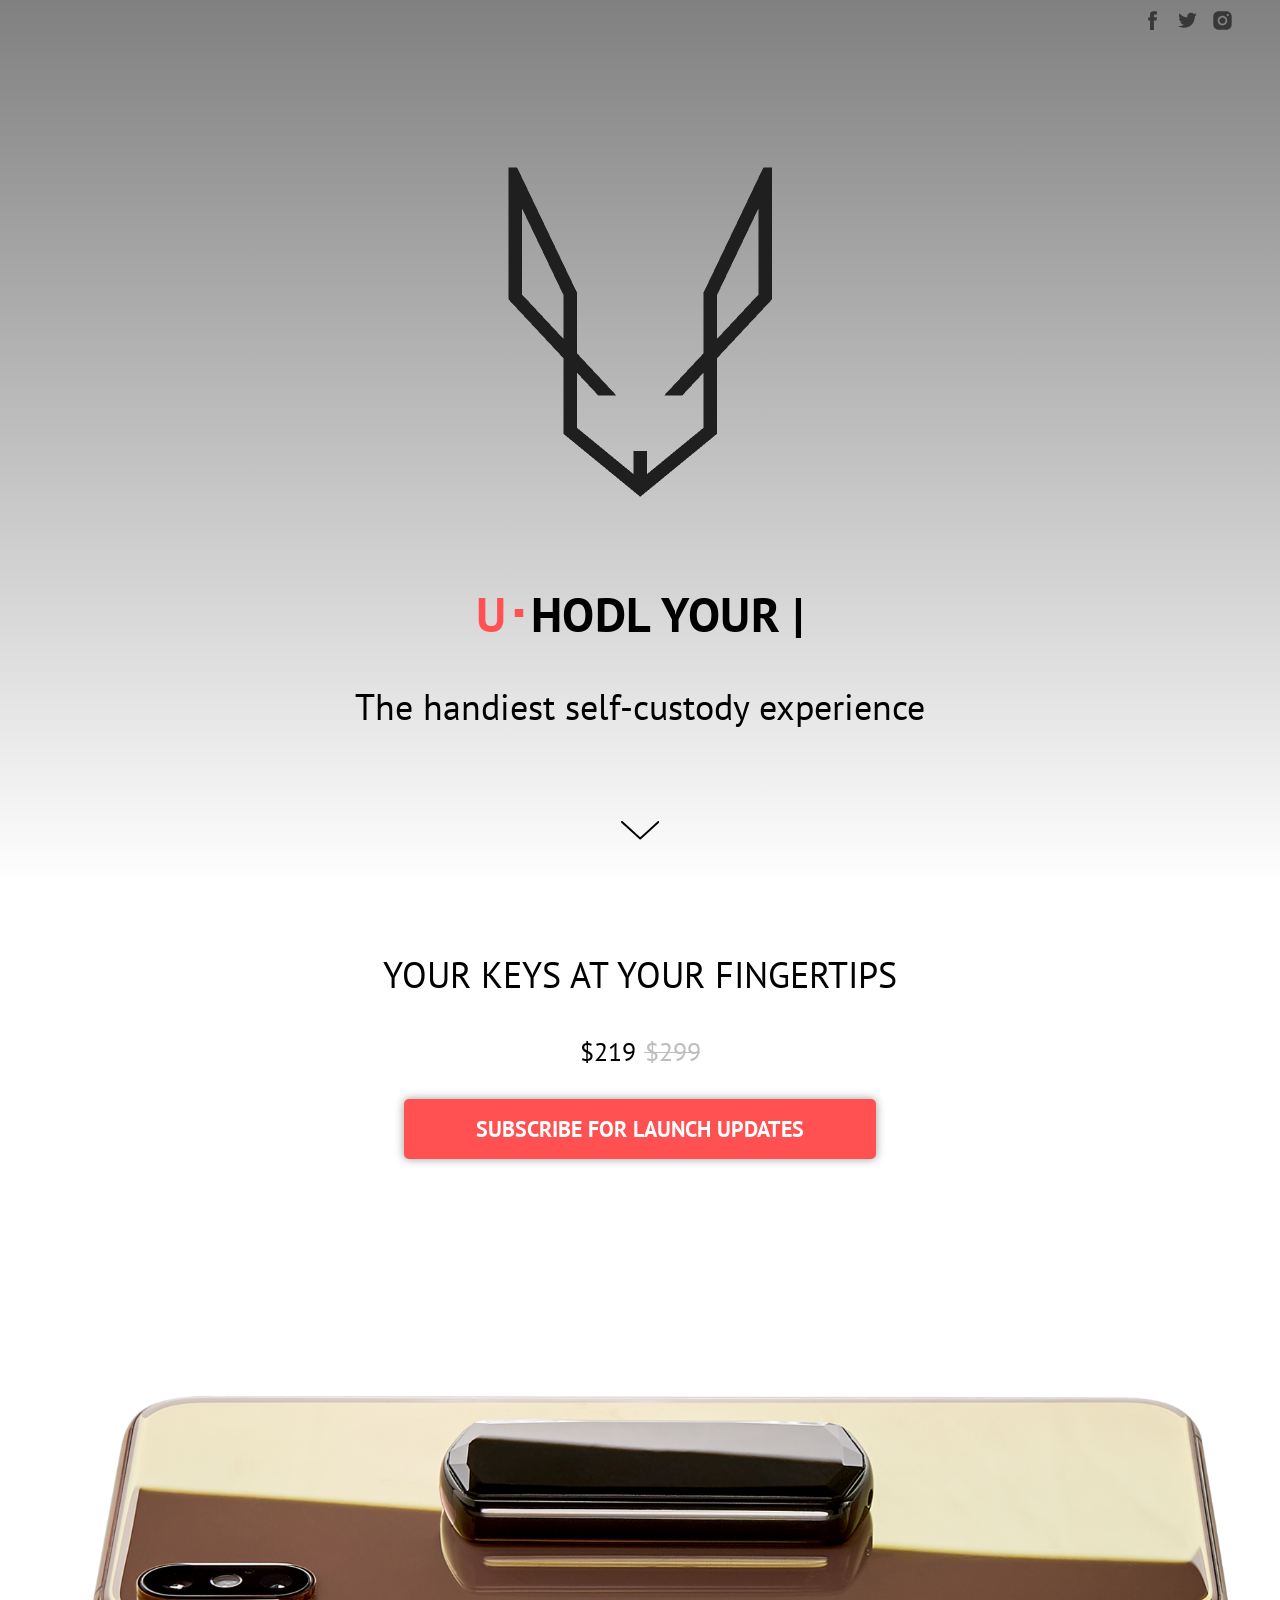
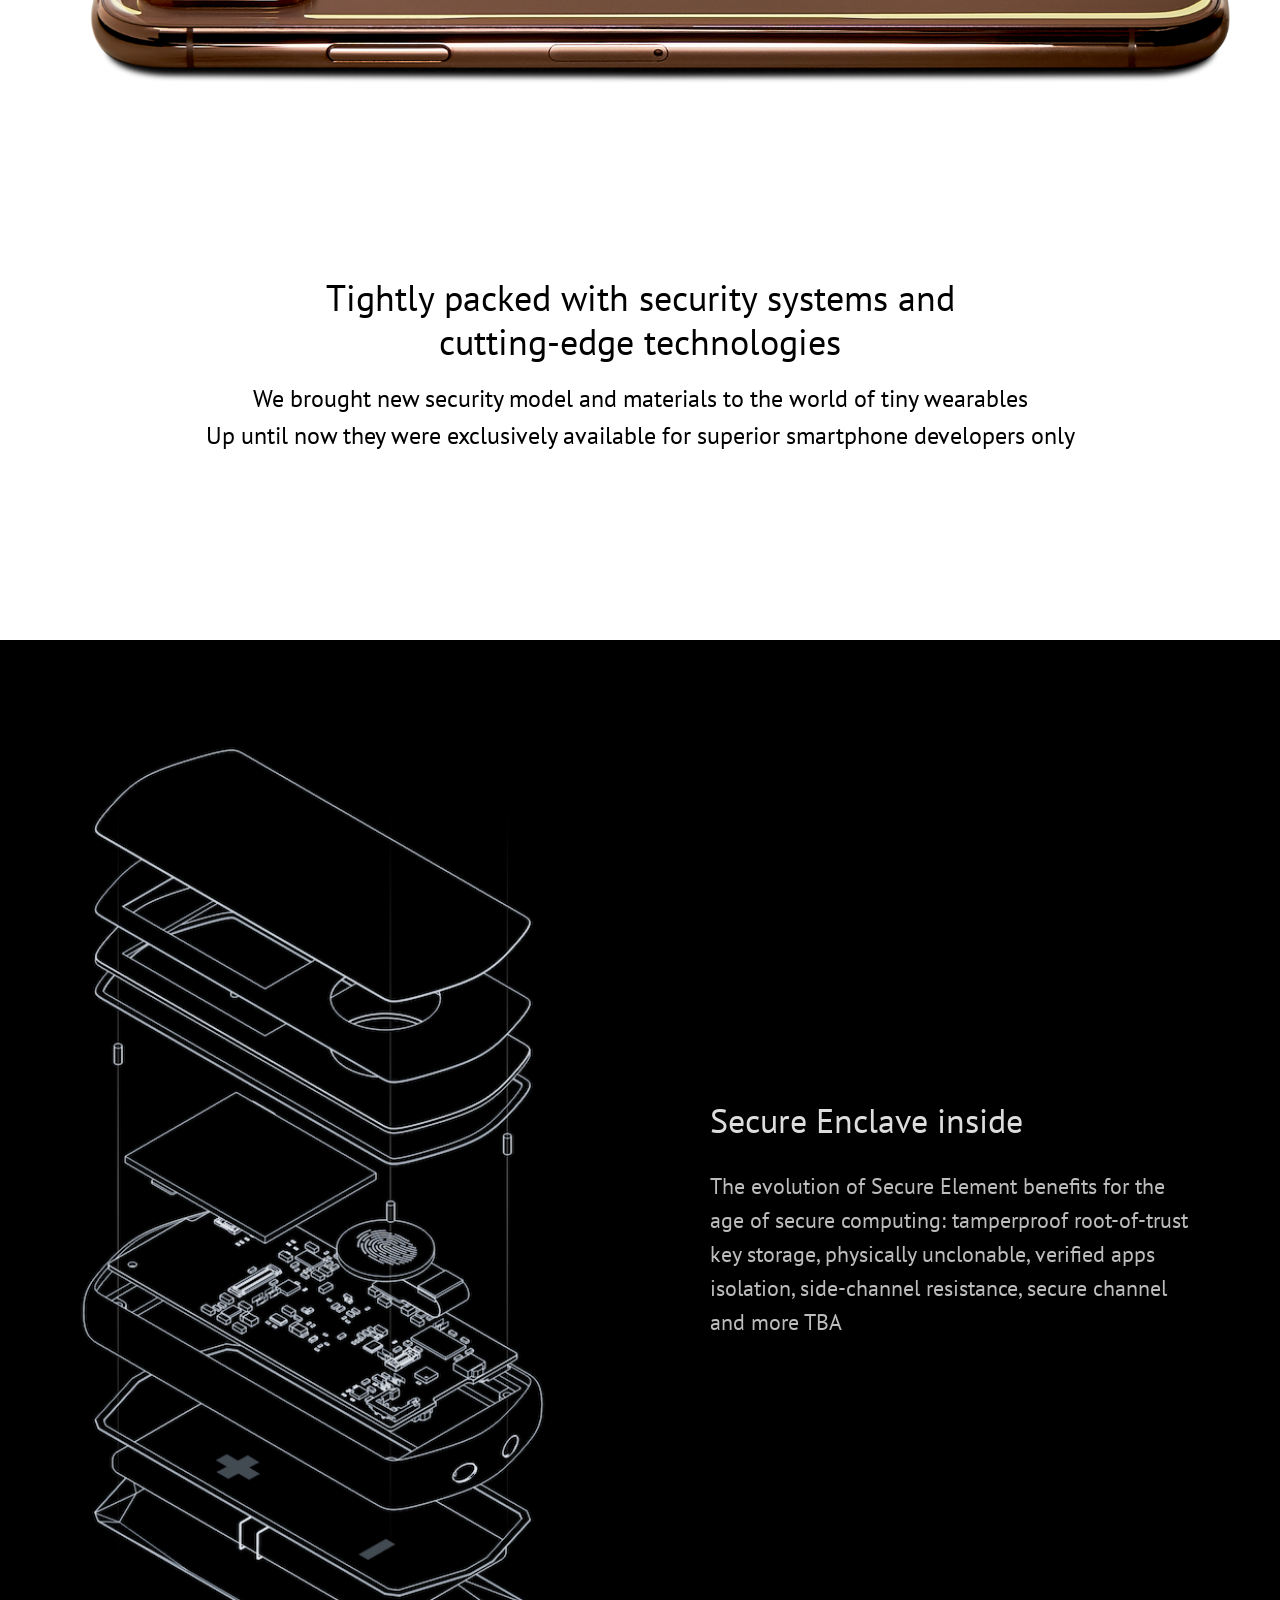
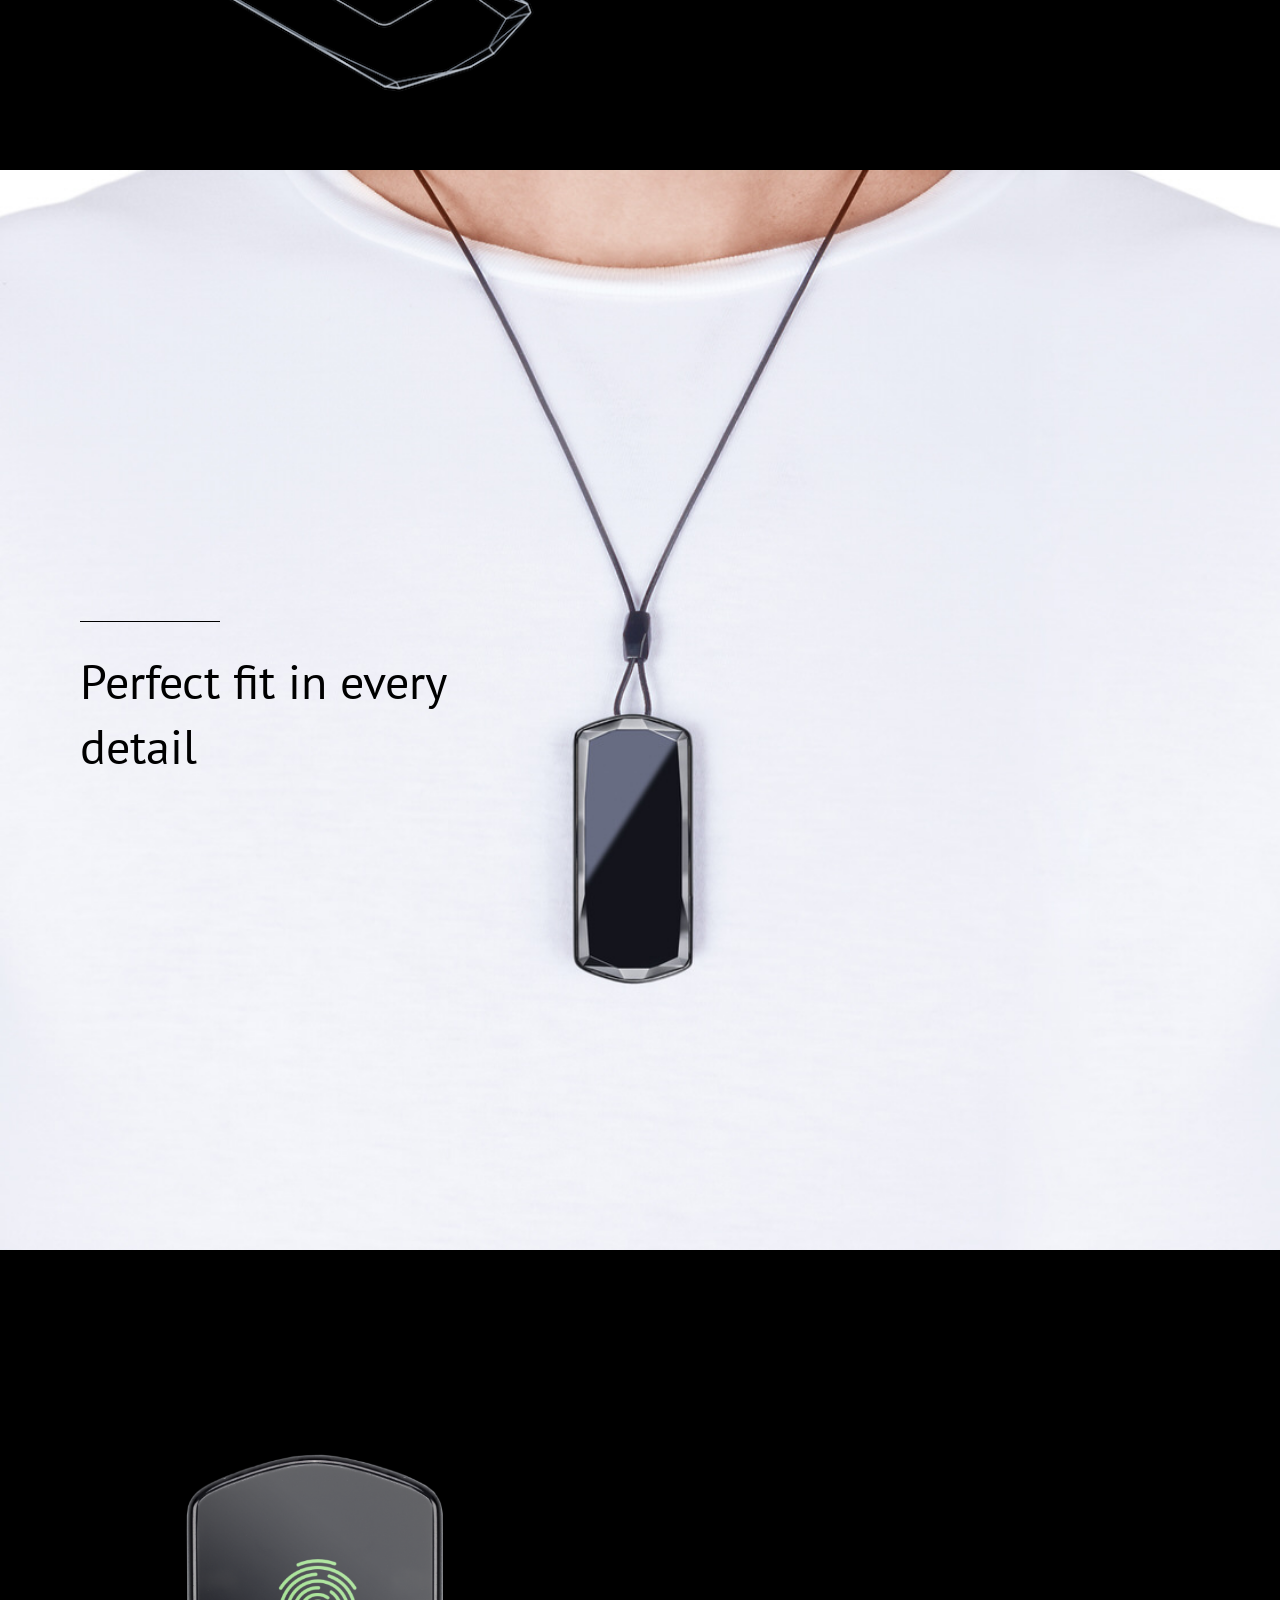
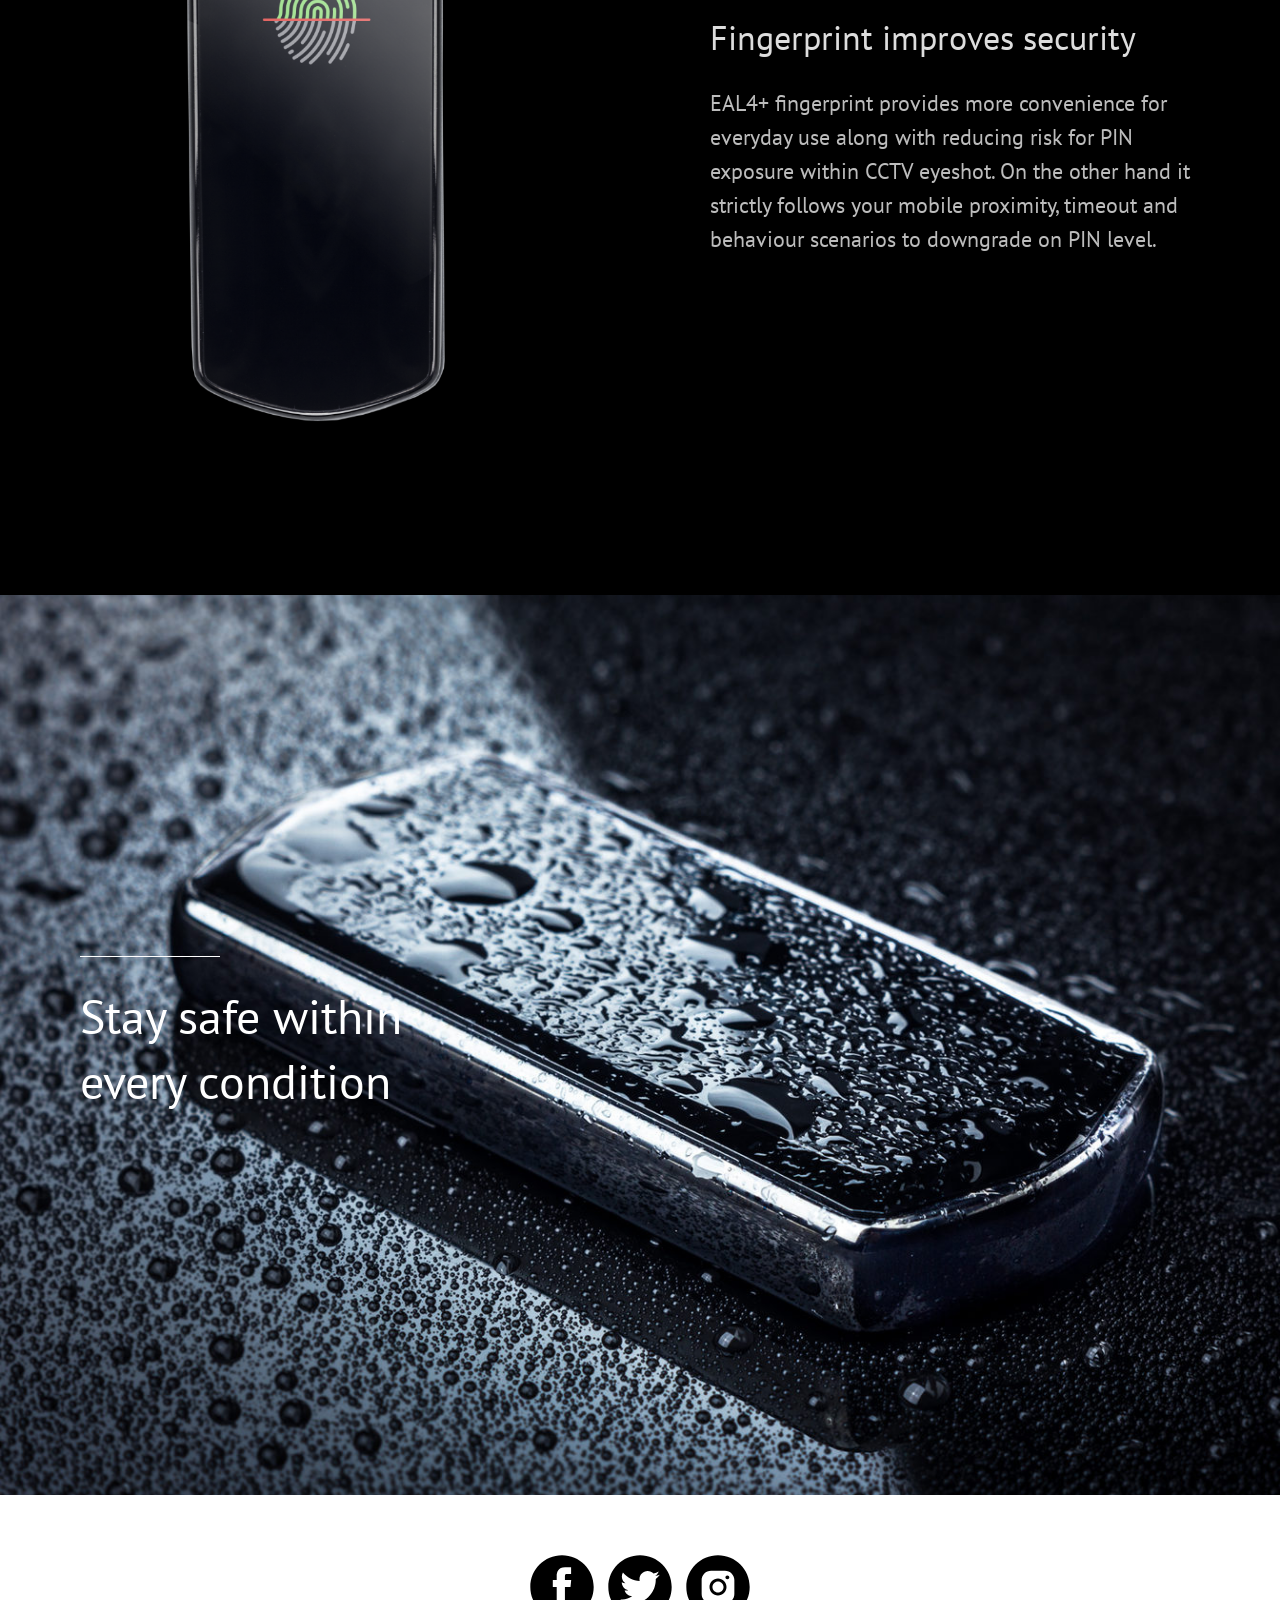
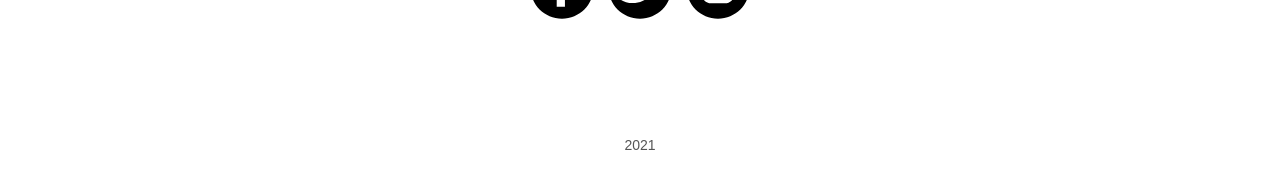
<file: index.html>
<!DOCTYPE html><html> <head><meta charset="utf-8" /><meta http-equiv="Content-Type" content="text/html; charset=utf-8" /><meta name="viewport" content="width=device-width, initial-scale=1.0" /> <!--metatextblock--><title>U･HODL YOUR ASSETS</title><meta name="description" content="THE HANDIEST SELF-CUSTODY EXPERIENCE" /><meta property="og:url" content="https://uhodl.github.io/" /><meta property="og:title" content="U･HODL YOUR ASSETS" /><meta property="og:description" content="THE HANDIEST SELF-CUSTODY EXPERIENCE" /><meta property="og:type" content="website" /><meta property="og:image" content="https://uhodl.github.io/images/asset3066-6665-4235-b234-346139646266__uhodl_horizontal-01.png" /><meta name="twitter:card" content="summary"/><meta name="twitter:site" content="@uhodl"/><meta name="twitter:title" content="U･HODL YOUR ASSETS" /><meta name="twitter:description" content="THE HANDIEST SELF-CUSTODY EXPERIENCE" /><meta name="twitter:image" content="https://uhodl.github.io/images/asset3066-6665-4235-b234-346139646266__uhodl_horizontal-01.png" /> <link rel="canonical" href="https://uhodl.github.io/"><link rel="describedby" href="/llms.txt" type="text/plain"><link rel="alternate" href="/index.md" type="text/markdown"><!--/metatextblock--><meta name="format-detection" content="telephone=no" /><meta http-equiv="x-dns-prefetch-control" content="on"><link rel="shortcut icon" href="images/asset6139-6138-4538-b566-326264616661__favicon.ico" type="image/x-icon" /><link rel="apple-touch-icon" href="images/asset6362-6130-4337-b338-626130323834__uhodl_logo_circle_64.png"><link rel="apple-touch-icon" sizes="76x76" href="images/asset6362-6130-4337-b338-626130323834__uhodl_logo_circle_64.png"><link rel="apple-touch-icon" sizes="152x152" href="images/asset6362-6130-4337-b338-626130323834__uhodl_logo_circle_64.png"><link rel="apple-touch-startup-image" href="images/asset6362-6130-4337-b338-626130323834__uhodl_logo_circle_64.png"><meta name="msapplication-TileColor" content="#ffffff"><meta name="msapplication-TileImage" content="images/asset6338-3736-4465-b832-336436306164__uhodl_logo_circle_64.png"><!-- Assets --><link rel="stylesheet" href="css/site-grid-3.0.min.css" type="text/css" media="all" /><link rel="stylesheet" href="css/site-blocks-2.12.css?t=1595551006" type="text/css" media="all" /><link rel="stylesheet" href="css/site-animation-1.0.min.css" type="text/css" media="all" /><link rel="stylesheet" href="css/site-menusub-1.0.min.css" type="text/css" media="all" /><link rel="stylesheet" href="css/site-slds-1.4.min.css" type="text/css" media="all" /><script src="js/jquery-1.10.2.min.js"></script><script src="js/site-scripts-2.8.min.js"></script><script src="js/site-blocks-2.7.js?t=1595551006"></script><script src="js/lazyload-1.3.min.js" charset="utf-8"></script><script src="js/site-animation-1.0.min.js" charset="utf-8"></script><script src="js/site-menusub-1.0.min.js" charset="utf-8"></script><script src="js/typed.min.js" charset="utf-8"></script><script src="js/site-slds-1.4.min.js" charset="utf-8"></script><script src="js/hammer.min.js" charset="utf-8"></script><script src="js/site-products-1.0.min.js" charset="utf-8"></script><script type="text/javascript">if((/bot|google|yandex|baidu|bing|msn|duckduckbot|teoma|slurp|crawler|spider|robot|crawling|facebook/i.test(navigator.userAgent))===false && typeof(sessionStorage)!='undefined' && sessionStorage.getItem('visited')!=='y'){	var style=document.createElement('style');	style.type='text/css';	style.innerHTML='@media screen and (min-width: 980px) {.t-records {opacity: 0;}.t-records_animated {-webkit-transition: opacity ease-in-out .2s;-moz-transition: opacity ease-in-out .2s;-o-transition: opacity ease-in-out .2s;transition: opacity ease-in-out .2s;}.t-records.t-records_visible {opacity: 1;}}';	document.getElementsByTagName('head')[0].appendChild(style);	$(document).ready(function() { $('.t-records').addClass('t-records_animated'); setTimeout(function(){ $('.t-records').addClass('t-records_visible'); sessionStorage.setItem('visited','y'); },400);	});
}</script></head><body class="t-body" style="margin:0;"><!--allrecords--><div id="allrecords" class="t-records" data-hook="blocks-collection-content-node" ><div id="rec119722309" class="r t-rec t-screenmin-980px" style=" " data-record-type="446" data-screen-min="980px" ><!-- T446 --><div id="nav119722309marker"></div><div id="nav119722309" class="t446 t446__positionfixed " style=" height:40px; " data-bgcolor-hex="" data-bgcolor-rgba="" data-navmarker="nav119722309marker" data-appearoffset="" data-bgopacity-two="0" data-menushadow="0" data-bgopacity="0.0" data-bgcolor-rgba-afterscroll="" data-menu-items-align="" data-menu="yes"> <div class="t446__maincontainer " style="height:40px;"> <div class="t446__logowrapper"> </div> <div class="t446__leftwrapper" style=" text-align: left;"> <div class="t446__leftmenuwrapper"> <ul class="t446__list"> </ul> </div> </div> <div class="t446__rightwrapper" style=" text-align: right;"> <div class="t446__rightmenuwrapper"> <ul class="t446__list"> </ul> </div> <div class="t446__additionalwrapper"> <div class="t-sociallinks"> <div class="t-sociallinks__wrapper"> <div class="t-sociallinks__item"> <a href="https://www.facebook.com/UHODL" target="_blank"> <svg class="t-sociallinks__svg" version="1.1" id="Layer_1" xmlns="http://www.w3.org/2000/svg" xmlns:xlink="http://www.w3.org/1999/xlink" x="0px" y="0px" width="25px" height="25px" viewBox="0 0 48 48" enable-background="new 0 0 48 48" xml:space="preserve"><desc>Facebook</desc><path style="fill:#383838;" d="M21.1 7.8C22.5 6.5 24.5 6 26.4 6h6v6.3h-3.9c-.8-.1-1.6.6-1.8 1.4v4.2h5.7c-.1 2-.4 4.1-.7 6.1h-5v18h-7.4V24h-3.6v-6h3.6v-5.9c.1-1.7.7-3.3 1.8-4.3z"/></svg> </a> </div> <div class="t-sociallinks__item"> <a href="https://twitter.com/intent/follow?original_referer=https%3A%2F%2Fuhodl.me%2F&amp;ref_src=twsrc%5Etfw&amp;screen_name=uhodl&amp;tw_p=followbutton" target="_blank"> <svg class="t-sociallinks__svg" version="1.1" id="Layer_1" xmlns="http://www.w3.org/2000/svg" xmlns:xlink="http://www.w3.org/1999/xlink" x="0px" y="0px" width="25px" height="25px" viewBox="0 0 48 48" enable-background="new 0 0 48 48" xml:space="preserve"><desc>Twitter</desc><path style="fill:#383838;" d="M41.8 12.7c-1.3.6-2.8 1-4.2 1.1 1.5-1 2.6-2.3 3.2-4-1.5.8-2.9 1.5-4.7 1.8-1.3-1.5-3.2-2.3-5.3-2.3-4 0-7.3 3.2-7.3 7.3 0 .6 0 1.1.2 1.6-6-.3-11.3-3.2-15.1-7.6-.6 1.1-1 2.3-1 3.7 0 2.6 1.3 4.7 3.2 6-1.1 0-2.3-.3-3.2-1v.2c0 3.6 2.4 6.5 5.8 7.1-.6.2-1.3.3-1.9.3-.5 0-1 0-1.3-.2 1 2.9 3.6 5 6.8 5-2.4 1.9-5.7 3.1-9.1 3.1-.6 0-1.1 0-1.8-.2 3.2 2.1 7 3.2 11.2 3.2 13.4 0 20.7-11 20.7-20.7v-1c1.7-.7 2.8-2 3.8-3.4z"/></svg> </a> </div> <div class="t-sociallinks__item"> <a href="http://instagram.com/uhodl_official/" target="_blank"> <svg class="t-sociallinks__svg" version="1.1" id="Layer_1" xmlns="http://www.w3.org/2000/svg" xmlns:xlink="http://www.w3.org/1999/xlink" x="0px" y="0px" width="25px" height="25px" viewBox="0 0 25 25" enable-background="new 0 0 25 25" xml:space="preserve"><desc>Instagram</desc><path style="fill:#383838;" d="M16.396,3.312H8.604c-2.921,0-5.292,2.371-5.292,5.273v7.846c0,2.886,2.371,5.256,5.292,5.256h7.791c2.922,0,5.292-2.37,5.292-5.274V8.586C21.688,5.683,19.317,3.312,16.396,3.312L16.396,3.312z M7.722,12.5c0-2.64,2.142-4.778,4.778-4.778c2.636,0,4.777,2.138,4.777,4.778s-2.142,4.777-4.777,4.777C9.864,17.277,7.722,15.14,7.722,12.5zM17.756,8.182c-0.615,0-1.104-0.487-1.104-1.102s0.488-1.103,1.104-1.103c0.614,0,1.102,0.488,1.102,1.103S18.37,8.182,17.756,8.182L17.756,8.182z"/><path style="fill:#383838;" d="M12.5,9.376c-1.731,0-3.124,1.398-3.124,3.124c0,1.725,1.393,3.124,3.124,3.124c1.732,0,3.124-1.399,3.124-3.124C15.624,10.775,14.211,9.376,12.5,9.376L12.5,9.376z"/></svg> </a> </div> </div></div> </div> </div> </div></div><script type="text/javascript">	$(document).ready(function() { t446_setLogoPadding('119722309'); });	var t446__doResize; $(window).resize(function(){ t446_checkOverflow('119722309', '40'); clearTimeout(t446__doResize); t446__doResize = setTimeout(function() { t446_checkOverflow('119722309', '40'); }, 200); }); $(window).load(function() { t446_checkOverflow('119722309', '40'); });	$(document).ready(function() { t446_checkOverflow('119722309', '40'); }); $(document).ready(function() { t446_highlight(); t446_checkAnchorLinks('119722309'); });
$(window).resize(function() { t446_setBg('119722309');
});
$(document).ready(function() { t446_setBg('119722309');
}); $(document).ready(function() { t446_changebgopacitymenu('119722309'); $(window).bind('scroll', t_throttle(function(){t446_changebgopacitymenu('119722309')}, 200)); }); </script><style>#rec119722309 .t-menu__link-item{	}
#rec119722309 .t-menu__link-item.t-active{ opacity:0.0 !important;}
@supports (overflow:-webkit-marquee) and (justify-content:inherit)
{ #rec119722309 .t-menu__link-item, #rec119722309 .t-menu__link-item.t-active { opacity: 1 !important; }
}</style><script type="text/javascript"> $(document).ready(function() { setTimeout(function(){ t_menusub_init('119722309'); }, 500); });</script><style>@media screen and (max-width: 980px) { #rec119722309 .t-menusub__menu .t-menusub__link-item { color:#000000 !important; } #rec119722309 .t-menusub__menu .t-menusub__link-item.t-active { color:#000000 !important; }
}</style> </div><div id="rec127823848" class="r t-rec t-screenmax-980px" style=" " data-record-type="446" data-screen-max="980px" ><!-- T446 --><div id="nav127823848marker"></div><div id="nav127823848" class="t446 " style=" height:20px; " data-bgcolor-hex="" data-bgcolor-rgba="" data-navmarker="nav127823848marker" data-appearoffset="" data-bgopacity-two="0" data-menushadow="0" data-bgopacity="0.0" data-bgcolor-rgba-afterscroll="" data-menu-items-align="" data-menu="yes"> <div class="t446__maincontainer " style="height:20px;"> <div class="t446__logowrapper"> </div> <div class="t446__leftwrapper" style=" text-align: left;"> <div class="t446__leftmenuwrapper"> <ul class="t446__list"> </ul> </div> </div> <div class="t446__rightwrapper" style=" text-align: right;"> <div class="t446__rightmenuwrapper"> <ul class="t446__list"> </ul> </div> <div class="t446__additionalwrapper"> <div class="t-sociallinks"> <div class="t-sociallinks__wrapper"> <div class="t-sociallinks__item"> <a href="https://www.facebook.com/UHODL" target="_blank"> <svg class="t-sociallinks__svg" version="1.1" id="Layer_1" xmlns="http://www.w3.org/2000/svg" xmlns:xlink="http://www.w3.org/1999/xlink" x="0px" y="0px" width="25px" height="25px" viewBox="0 0 48 48" enable-background="new 0 0 48 48" xml:space="preserve"><desc>Facebook</desc><path style="fill:#383838;" d="M21.1 7.8C22.5 6.5 24.5 6 26.4 6h6v6.3h-3.9c-.8-.1-1.6.6-1.8 1.4v4.2h5.7c-.1 2-.4 4.1-.7 6.1h-5v18h-7.4V24h-3.6v-6h3.6v-5.9c.1-1.7.7-3.3 1.8-4.3z"/></svg> </a> </div> <div class="t-sociallinks__item"> <a href="https://twitter.com/intent/follow?original_referer=https%3A%2F%2Fuhodl.me%2F&amp;ref_src=twsrc%5Etfw&amp;screen_name=uhodl&amp;tw_p=followbutton" target="_blank"> <svg class="t-sociallinks__svg" version="1.1" id="Layer_1" xmlns="http://www.w3.org/2000/svg" xmlns:xlink="http://www.w3.org/1999/xlink" x="0px" y="0px" width="25px" height="25px" viewBox="0 0 48 48" enable-background="new 0 0 48 48" xml:space="preserve"><desc>Twitter</desc><path style="fill:#383838;" d="M41.8 12.7c-1.3.6-2.8 1-4.2 1.1 1.5-1 2.6-2.3 3.2-4-1.5.8-2.9 1.5-4.7 1.8-1.3-1.5-3.2-2.3-5.3-2.3-4 0-7.3 3.2-7.3 7.3 0 .6 0 1.1.2 1.6-6-.3-11.3-3.2-15.1-7.6-.6 1.1-1 2.3-1 3.7 0 2.6 1.3 4.7 3.2 6-1.1 0-2.3-.3-3.2-1v.2c0 3.6 2.4 6.5 5.8 7.1-.6.2-1.3.3-1.9.3-.5 0-1 0-1.3-.2 1 2.9 3.6 5 6.8 5-2.4 1.9-5.7 3.1-9.1 3.1-.6 0-1.1 0-1.8-.2 3.2 2.1 7 3.2 11.2 3.2 13.4 0 20.7-11 20.7-20.7v-1c1.7-.7 2.8-2 3.8-3.4z"/></svg> </a> </div> <div class="t-sociallinks__item"> <a href="http://instagram.com/uhodl_official/" target="_blank"> <svg class="t-sociallinks__svg" version="1.1" id="Layer_1" xmlns="http://www.w3.org/2000/svg" xmlns:xlink="http://www.w3.org/1999/xlink" x="0px" y="0px" width="25px" height="25px" viewBox="0 0 25 25" enable-background="new 0 0 25 25" xml:space="preserve"><desc>Instagram</desc><path style="fill:#383838;" d="M16.396,3.312H8.604c-2.921,0-5.292,2.371-5.292,5.273v7.846c0,2.886,2.371,5.256,5.292,5.256h7.791c2.922,0,5.292-2.37,5.292-5.274V8.586C21.688,5.683,19.317,3.312,16.396,3.312L16.396,3.312z M7.722,12.5c0-2.64,2.142-4.778,4.778-4.778c2.636,0,4.777,2.138,4.777,4.778s-2.142,4.777-4.777,4.777C9.864,17.277,7.722,15.14,7.722,12.5zM17.756,8.182c-0.615,0-1.104-0.487-1.104-1.102s0.488-1.103,1.104-1.103c0.614,0,1.102,0.488,1.102,1.103S18.37,8.182,17.756,8.182L17.756,8.182z"/><path style="fill:#383838;" d="M12.5,9.376c-1.731,0-3.124,1.398-3.124,3.124c0,1.725,1.393,3.124,3.124,3.124c1.732,0,3.124-1.399,3.124-3.124C15.624,10.775,14.211,9.376,12.5,9.376L12.5,9.376z"/></svg> </a> </div> </div></div> </div> </div> </div></div><script type="text/javascript">	$(document).ready(function() { t446_setLogoPadding('127823848'); });	var t446__doResize; $(window).resize(function(){ t446_checkOverflow('127823848', '20'); clearTimeout(t446__doResize); t446__doResize = setTimeout(function() { t446_checkOverflow('127823848', '20'); }, 200); }); $(window).load(function() { t446_checkOverflow('127823848', '20'); });	$(document).ready(function() { t446_checkOverflow('127823848', '20'); }); $(document).ready(function() { t446_highlight(); });
$(window).resize(function() { t446_setBg('127823848');
});
$(document).ready(function() { t446_setBg('127823848');
});</script>


<style>#rec127823848 .t-menu__link-item{	}
#rec127823848 .t-menu__link-item.t-active{ opacity:0.0 !important;}
@supports (overflow:-webkit-marquee) and (justify-content:inherit)
{ #rec127823848 .t-menu__link-item, #rec127823848 .t-menu__link-item.t-active { opacity: 1 !important; }
}</style><script type="text/javascript"> $(document).ready(function() { setTimeout(function(){ t_menusub_init('127823848'); }, 500); });</script><style>@media screen and (max-width: 980px) { #rec127823848 .t-menusub__menu .t-menusub__link-item { color:#000000 !important; } #rec127823848 .t-menusub__menu .t-menusub__link-item.t-active { color:#000000 !important; }
}</style> </div><div id="rec120355143" class="r t-rec t-screenmin-980px" style="background-color:#8f8c8c; " data-animationappear="off" data-record-type="635" data-screen-min="980px" data-bg-color="#8f8c8c"><!-- T635 --><div class="t635__textholder" data-recid="120355233" data-text1="KEYS" data-text2="ASSETS" data-text3="FUTURE" data-text4="MONEY" data-speed="150" data-backspacing-delay="1200" ></div><script> $(document).ready(function() { setTimeout(function() { t635_init('120355143'); }, 500); });</script><style>#rec120355233 .t635__typing-text{ color:#000000;
}
#rec120355233 .typed-cursor{ color:#000000;
}</style></div><div id="rec120355233" class="r t-rec t-screenmin-980px" style="background-color:#ffffff; " data-record-type="244" data-screen-min="980px" data-bg-color="#ffffff"><!-- cover --><div class="t-cover" id="recorddiv120355233" bgimgfield="img" style="height:50vh; background-image:url('images/asset6335-3865-4835-b364-363863316335__-__resize__20x__uhodl_IPX7.jpg');" ><div class="t-cover__carrier" id="coverCarry120355233" data-content-cover-id="120355233" data-content-cover-bg="images/asset6335-3865-4835-b364-363863316335__uhodl_ipx7.jpg" data-content-cover-height="50vh" data-content-cover-parallax="fixed" data-content-video-url-youtube="FOfWu5OOLlE" style="height:50vh; "></div> <div class="t-cover__filter" style="height:50vh;background-image: -moz-linear-gradient(top, rgba(255,255,255,0.50), rgba(255,255,255,1));background-image: -webkit-linear-gradient(top, rgba(255,255,255,0.50), rgba(255,255,255,1));background-image: -o-linear-gradient(top, rgba(255,255,255,0.50), rgba(255,255,255,1));background-image: -ms-linear-gradient(top, rgba(255,255,255,0.50), rgba(255,255,255,1));background-image: linear-gradient(top, rgba(255,255,255,0.50), rgba(255,255,255,1));filter: progid:DXImageTransform.Microsoft.gradient(startColorStr='#7fffffff', endColorstr='#00ffffff');"></div><div class="t-container"> <div class="t-col t-col_12 "><div class="t-cover__wrapper t-valign_middle" style="height:50vh;"> <div class="t216 t-align_center"> <div data-hook-content="covercontent"> <div class="t216__wrapper"> <div class="t216__blocklogo"><img src="images/asset6239-3963-4335-b636-666261636561__-__empty__uhodl_square_transpa.png" data-original="images/asset6239-3963-4335-b636-666261636561__uhodl_square_transpa.png" data-tu-max-width="800" data-tu-max-height="800" style="max-width: 400px; width: 100%; height: auto;" class="t216__logo t-img" imgfield="img2" data-hook-clogo="coverlogo"></div> <div class="t216__title t-title t-title_xl" style="color:#000000;font-size:48px;font-weight:600;font-family:'PT Sans';" field="title"><span style="color: rgb(255, 81, 81);">U･</span>HODL YOUR |</div> <div class="t216__descr t-descr t-descr_xl t216__descr_center" style="color:#000000;font-size:36px;font-family:'PT Sans';" field="descr">The handiest self-custody experience</div> <span class="space"></span> </div> </div> </div> </div> </div> </div> <!-- arrow --> <div class="t-cover__arrow"><div class="t-cover__arrow-wrapper t-cover__arrow-wrapper_animated"><div class="t-cover__arrow_mobile"><svg class="t-cover__arrow-svg" style="fill:#000000;" x="0px" y="0px" width="38.417px" height="18.592px" viewBox="0 0 38.417 18.592" style="enable-background:new 0 0 38.417 18.592;"><g><path d="M19.208,18.592c-0.241,0-0.483-0.087-0.673-0.261L0.327,1.74c-0.408-0.372-0.438-1.004-0.066-1.413c0.372-0.409,1.004-0.439,1.413-0.066L19.208,16.24L36.743,0.261c0.411-0.372,1.042-0.342,1.413,0.066c0.372,0.408,0.343,1.041-0.065,1.413L19.881,18.332C19.691,18.505,19.449,18.592,19.208,18.592z"/></g></svg></div></div></div> <!-- arrow --> </div> </div><div id="rec127821927" class="r t-rec t-screenmax-980px" style="background-color:#8f8c8c; " data-animationappear="off" data-record-type="635" data-screen-max="980px" data-bg-color="#8f8c8c"><!-- T635 --><div class="t635__textholder" data-recid="127821873" data-text1="ASSETS" data-text2="MONEY" data-text3="FUTURE" data-speed="150" data-backspacing-delay="1200" ></div><script> $(document).ready(function() { setTimeout(function() { t635_init('127821927'); }, 500); });</script><style>#rec127821873 .t635__typing-text{ color:#000000;
}
#rec127821873 .typed-cursor{ color:#000000;
}</style></div><div id="rec127821873" class="r t-rec t-screenmax-980px" style="background-color:#ffffff; " data-record-type="244" data-screen-max="980px" data-bg-color="#ffffff"><!-- cover --><div class="t-cover" id="recorddiv127821873" bgimgfield="img" style="height:50vh; background-image:url('images/asset3064-3863-4130-a337-323938623262__-__resize__20x__uhodl_IPX7.jpg');" ><div class="t-cover__carrier" id="coverCarry127821873" data-content-cover-id="127821873" data-content-cover-bg="images/asset3064-3863-4130-a337-323938623262__uhodl_ipx7.jpg" data-content-cover-height="50vh" data-content-cover-parallax="fixed" style="height:50vh; "></div> <div class="t-cover__filter" style="height:50vh;background-image: -moz-linear-gradient(top, rgba(255,255,255,0.50), rgba(255,255,255,1));background-image: -webkit-linear-gradient(top, rgba(255,255,255,0.50), rgba(255,255,255,1));background-image: -o-linear-gradient(top, rgba(255,255,255,0.50), rgba(255,255,255,1));background-image: -ms-linear-gradient(top, rgba(255,255,255,0.50), rgba(255,255,255,1));background-image: linear-gradient(top, rgba(255,255,255,0.50), rgba(255,255,255,1));filter: progid:DXImageTransform.Microsoft.gradient(startColorStr='#7fffffff', endColorstr='#00ffffff');"></div><div class="t-container"> <div class="t-col t-col_12 "><div class="t-cover__wrapper t-valign_top" style="height:50vh;"> <div class="t216 t-align_center"> <div data-hook-content="covercontent"> <div class="t216__wrapper"> <div class="t216__blocklogo"><img src="images/asset6239-3963-4335-b636-666261636561__-__empty__uhodl_square_transpa.png" data-original="images/asset6239-3963-4335-b636-666261636561__uhodl_square_transpa.png" data-tu-max-width="800" data-tu-max-height="800" style="max-width: 250px; width: 100%; height: auto;" class="t216__logo t-img" imgfield="img2" data-hook-clogo="coverlogo"></div> <div class="t216__title t-title t-title_xl" style="color:#000000;font-size:48px;font-weight:600;font-family:'PT Sans';" field="title"><span style="color: rgb(255, 81, 81);">U･</span>HODL YOUR |</div> <div class="t216__descr t-descr t-descr_xl t216__descr_center" style="color:#000000;font-size:36px;font-family:'PT Sans';" field="descr">The handiest self-custody experience</div> <span class="space"></span> </div> </div> </div> </div> </div> </div> <!-- arrow --> <div class="t-cover__arrow"><div class="t-cover__arrow-wrapper t-cover__arrow-wrapper_animated"><div class="t-cover__arrow_mobile"><svg class="t-cover__arrow-svg" style0;" x="0px" y="0px" width="38.417px" height="18.592px" viewBox="0 0 38.417 18.592" style="enable-background:new 0 0 38.417 18.592;"><g><path d="M19.208,18.592c-0.241,0-0.483-0.087-0.673-0.261L0.327,1.74c-0.408-0.372-0.438-1.004-0.066-1.413c0.372-0.409,1.004-0.439,1.413-0.066L19.208,16.24L36.743,0.261c0.411-0.372,1.042-0.342,1.413,0.066c0.372,0.408,0.343,1.041-0.065,1.413L19.881,18.332C19.691,18.505,19.449,18.592,19.208,18.592z"/></g></svg></div></div></div> <!-- arrow --> </div> </div><div id="rec118404334" class="r t-rec t-rec_pt_60" style="padding-top:60px; " data-record-type="780" ><!-- T780 --><div class="t780"> <div class="t-container js-product " > <div class="t-col t-col_8 t-prefix_2 t-align_center"> <div class="t780__wrapper "> <div class="t780__title-wrapper"> <div class="t780__title t-heading t-heading_sm js-product-name" style="font-size:36px;font-weight:500;padding-top:10px;padding-bottom:20px;font-family:'PT Sans';text-transform:uppercase;" field="title">YOUR KEYS AT YOUR FINGERTIPS</div> </div> <div class="t780__price-wrapper "> <div class="t780__price t780__price-item t-name t-name_lg " style="margin-right:5px;"> <div class="t780__price-currency">$</div> <div class="t780__price-value js-product-price " field="price" data-redactor-toolbar="no">219</div> </div> <div class="t780__price_old t780__price-item t-name t-name_lg " style=""> <div class="t780__price-currency">$</div> <div class="t780__price-value " data-redactor-toolbar="no" field="price_old">299</div> </div> </div> <div class="js-product-controls-wrapper"> </div><div class="t780__btn-wrapper "><a href="#" onclick="return false;" class="t780__btn t-btn t-btn_lg" style="color:#ffffff;background-color:#ff5151;border-radius:5px; -moz-border-radius:5px; -webkit-border-radius:5px;font-family:PT Sans;box-shadow:0px 0px 10px 0px rgba(0,0,0,0.4);"><table style="width:100%;height:100%;"><tr><td>SUBSCRIBE FOR LAUNCH UPDATES</td></tr></table></a></div>  </div> </div> <div class="t780__separator t-clear"></div> <div class="t-col t-col_100 t780__img"> <!-- gallery --> <div class="t-slds" style="visibility: hidden;"> <div class="t-slds__main"> <div class="t-slds__container" > <div class="t-slds__items-wrapper t-slds_animated-none t-slds__nocycle" data-slider-transition="300" data-slider-with-cycle="false" data-slider-correct-height="true" data-auto-correct-mobile-width="false" > <div class="t-slds__item t-slds__item_active" data-slide-index="1"> <div class="t-slds__wrapper" itemscope itemtype="http://schema.org/ImageObject"> <meta itemprop="image" content="images/asset3937-6562-4336-b162-376232323231__landing_l2.png"> <div class="t-slds__imgwrapper" bgimgfield="gi_img__0" > <div class="t-slds__bgimg t-slds__bgimg-contain t-bgimg js-product-img" data-original="images/asset3937-6562-4336-b162-376232323231__landing_l2.png" style="padding-bottom:56%; background-image: url('images/asset3937-6562-4336-b162-376232323231__-__resizeb__20x__landing_l2.png');"></div> </div> </div> </div> </div> </div> </div> </div> <!--/gallery --> </div> </div></div><script type="text/javascript">$(document).ready(function(){ t780_init('118404334');
});</script><style type="text/css"> #rec118404334 .t-slds__bullet_active .t-slds__bullet_body { background-color: #222 !important; } #rec118404334 .t-slds__bullet:hover .t-slds__bullet_body { background-color: #222 !important; }</style><style>#rec118404334 .t-btn:not(.t-animate_no-hover):hover{ box-shadow: 0px 0px 5px 0px rgba(0, 0, 0, 1) !important;	}	#rec118404334 .t-btn:not(.t-animate_no-hover){ -webkit-transition: background-color 0.1s ease-in-out, color 0.1s ease-in-out, border-color 0.1s ease-in-out, box-shadow 0.1s ease-in-out; transition: background-color 0.1s ease-in-out, color 0.1s ease-in-out, border-color 0.1s ease-in-out, box-shadow 0.1s ease-in-out;	}</style></div><div id="rec128017408" class="r t-rec t-rec_pb_180" style="padding-bottom:180px; " data-record-type="43" ><!-- T030 --><div class="t030"> <div class="t-container t-align_center"> <div class="t-col t-col_10 t-prefix_1"> <div class="t030__title t-title t-title_xxs" field="title" style="">Tightly packed with security systems and<br />cutting-edge technologies</div> <div class="t030__descr t-descr t-descr_md" field="descr" style="">We brought new security model and materials to the world of tiny wearables<br />Up until now they were exclusively available for superior smartphone developers only</div> </div> </div></div></div><div id="rec119269757" class="r t-rec t-rec_pt_105 t-rec_pb_75" style="padding-top:105px;padding-bottom:75px;background-color:#000000; " data-record-type="180" data-bg-color="#000000"><!-- T165 --><div class="t165"> <div class="t-container"> <div class="t165__col-top t-col t-col_6 t165__vmiddle t165__left"> <img src="images/asset3634-3831-4838-b661-316532333636__-__empty__HODL-4-Render-Explod.png" data-original="images/asset3634-3831-4838-b661-316532333636__hodl-4-render-explod.png" imgfiled="img" class="t165__img t-img" /> </div> <div class="t-col t-col_6 t-prefix_1 t165__vmiddle t165__left"> <div class="t165__textwrapper"> <div class="t165__title t-heading t-heading_md" style="color:#dddddd;font-family:'PT Sans';" field="title">Secure Enclave inside</div> <div class="t165__text t-text t-text_sm" style="color:#dddddd;" field="text">The evolution of Secure Element benefits for the age of secure computing: tamperproof root-of-trust key storage, physically unclonable, verified apps isolation, side-channel resistance, secure channel and more TBA</div> </div> </div> </div></div></div><div id="rec127989664" class="r t-rec t-rec_pb_0" style="padding-bottom:0px; " data-animationappear="off" data-record-type="238" ><!-- cover --><div class="t-cover" id="recorddiv127989664" bgimgfield="img" style="height:120vh; background-image:url('images/asset3538-3036-4331-b633-353433306534__-__resize__20x__chest_1680.jpg');" ><div class="t-cover__carrier" id="coverCarry127989664" data-content-cover-id="127989664" data-content-cover-bg="images/asset3538-3036-4331-b633-353433306534__chest_1680.jpg" data-content-cover-height="120vh" data-content-cover-parallax="fixed" style="height:120vh; "></div> <div class="t-cover__filter" style="height:120vh;background-image: -moz-linear-gradient(top, rgba(0,0,0,0.0), rgba(0,0,0,0.0));background-image: -webkit-linear-gradient(top, rgba(0,0,0,0.0), rgba(0,0,0,0.0));background-image: -o-linear-gradient(top, rgba(0,0,0,0.0), rgba(0,0,0,0.0));background-image: -ms-linear-gradient(top, rgba(0,0,0,0.0), rgba(0,0,0,0.0));background-image: linear-gradient(top, rgba(0,0,0,0.0), rgba(0,0,0,0.0));filter: progid:DXImageTransform.Microsoft.gradient(startColorStr='#fe000000', endColorstr='#fe000000');"></div><div class="t209"> <div class="t-container"> <div class="t-col t-col_5 "> <div class="t-cover__wrapper t-valign_middle" style="height:120vh;"> <div data-hook-content="covercontent"> <div class="t209__wrapper"> <div class="t209__textwrapper" > <div class="t209__line" style="background-color:#000000;"></div> <div class="t209__text t-text-impact t-text-impact_sm" field="text" style="color:#000000;color:#000000;font-size:48px;font-family:'PT Sans';">Perfect fit in every detail</div> </div> </div> </div> </div> </div> </div></div> </div> </div><div id="rec127989659" class="r t-rec t-rec_pt_105 t-rec_pb_75" style="padding-top:105px;padding-bottom:75px;background-color:#000000; " data-record-type="180" data-bg-color="#000000"><!-- T165 --><div class="t165"> <div class="t-container"> <div class="t165__col-top t-col t-col_6 t165__vmiddle t165__left"> <img src="images/asset3336-3437-4331-b162-343231656331__-__empty__uhodl_back_finger_ve.png" data-original="images/asset3336-3437-4331-b162-343231656331__uhodl_back_finger_ve.png" imgfiled="img" class="t165__img t-img" /> </div> <div class="t-col t-col_6 t-prefix_1 t165__vmiddle t165__left"> <div class="t165__textwrapper"> <div class="t165__title t-heading t-heading_md" style="color:#dddddd;font-family:'PT Sans';" field="title">Fingerprint improves security</div> <div class="t165__text t-text t-text_sm" style="color:#dddddd;" field="text">EAL4+ fingerprint provides more convenience for everyday use along with reducing risk for PIN exposure within CCTV eyeshot. On the other hand it strictly follows your mobile proximity, timeout and behaviour scenarios to downgrade on PIN level.</div> </div> </div> </div></div></div><div id="rec120355996" class="r t-rec t-rec_pb_0" style="padding-bottom:0px; " data-animationappear="off" data-record-type="238" ><!-- cover --><div class="t-cover" id="recorddiv120355996" bgimgfield="img" style="height:100vh; background-image:url('images/asset3765-3466-4931-b464-323730633765__-__resize__20x___MG_0047-2.jpg');" ><div class="t-cover__carrier" id="coverCarry120355996" data-content-cover-id="120355996" data-content-cover-bg="images/asset3765-3466-4931-b464-323730633765___mg_0047-2.jpg" data-content-cover-height="100vh" data-content-cover-parallax="fixed" style="height:100vh; "></div> <div class="t-cover__filter" style="height:100vh;background-image: -moz-linear-gradient(top, rgba(0,0,0,0.0), rgba(0,0,0,0.0));background-image: -webkit-linear-gradient(top, rgba(0,0,0,0.0), rgba(0,0,0,0.0));background-image: -o-linear-gradient(top, rgba(0,0,0,0.0), rgba(0,0,0,0.0));background-image: -ms-linear-gradient(top, rgba(0,0,0,0.0), rgba(0,0,0,0.0));background-image: linear-gradient(top, rgba(0,0,0,0.0), rgba(0,0,0,0.0));filter: progid:DXImageTransform.Microsoft.gradient(startColorStr='#fe000000', endColorstr='#fe000000');"></div><div class="t209"> <div class="t-container"> <div class="t-col t-col_5 "> <div class="t-cover__wrapper t-valign_middle" style="height:100vh;"> <div data-hook-content="covercontent"> <div class="t209__wrapper"> <div class="t209__textwrapper" > <div class="t209__line" ></div> <div class="t209__text t-text-impact t-text-impact_sm" field="text" style="font-size:48px;font-family:'PT Sans';">Stay safe within every condition</div> </div> </div> </div> </div> </div> </div></div> </div> </div><div id="rec99199470" class="r t-rec t-rec_pt_60 t-rec_pb_90" style="padding-top:60px;padding-bottom:90px; " data-record-type="212" ><!-- T188 --><div class="t188"> <div class="t-container_100"> <div class="t188__wrapone"> <div class="t188__wraptwo"> <div class="t188__sociallinkimg"> <a href="https://www.facebook.com/UHODL" target="_blank" rel="nofollow"> <svg class="t-sociallinks__svg" version="1.1" id="Layer_1" xmlns="http://www.w3.org/2000/svg" xmlns:xlink="http://www.w3.org/1999/xlink" x="0px" y="0px" width="64px" height="64px" viewBox="0 0 48 48" enable-background="new 0 0 48 48" xml:space="preserve"><desc>Facebook</desc><path d="M47.761,24c0,13.121-10.638,23.76-23.758,23.76C10.877,47.76,0.239,37.121,0.239,24c0-13.124,10.638-23.76,23.764-23.76C37.123,0.24,47.761,10.876,47.761,24 M20.033,38.85H26.2V24.01h4.163l0.539-5.242H26.2v-3.083c0-1.156,0.769-1.427,1.308-1.427h3.318V9.168L26.258,9.15c-5.072,0-6.225,3.796-6.225,6.224v3.394H17.1v5.242h2.933V38.85z"/></svg></a> </div> <div class="t188__sociallinkimg"> <a href="https://twitter.com/intent/follow?original_referer=https%3A%2F%2Fuhodl.me%2F&amp;ref_src=twsrc%5Etfw&amp;screen_name=uhodl&amp;tw_p=followbutton" target="_blank" rel="nofollow"> <svg class="t-sociallinks__svg" version="1.1" id="Layer_1" xmlns="http://www.w3.org/2000/svg" xmlns:xlink="http://www.w3.org/1999/xlink" x="0px" y="0px" width="64px" height="64px" viewBox="0 0 48 48" enable-background="new 0 0 48 48" xml:space="preserve"><desc>Twitter</desc><path d="M47.762,24c0,13.121-10.639,23.76-23.761,23.76S0.24,37.121,0.24,24c0-13.124,10.639-23.76,23.761-23.76 S47.762,10.876,47.762,24 M38.031,12.375c-1.177,0.7-2.481,1.208-3.87,1.481c-1.11-1.186-2.694-1.926-4.455-1.926 c-3.364,0-6.093,2.729-6.093,6.095c0,0.478,0.054,0.941,0.156,1.388c-5.063-0.255-9.554-2.68-12.559-6.367 c-0.524,0.898-0.825,1.947-0.825,3.064c0,2.113,1.076,3.978,2.711,5.07c-0.998-0.031-1.939-0.306-2.761-0.762v0.077 c0,2.951,2.1,5.414,4.889,5.975c-0.512,0.14-1.05,0.215-1.606,0.215c-0.393,0-0.775-0.039-1.146-0.109 c0.777,2.42,3.026,4.182,5.692,4.232c-2.086,1.634-4.712,2.607-7.567,2.607c-0.492,0-0.977-0.027-1.453-0.084 c2.696,1.729,5.899,2.736,9.34,2.736c11.209,0,17.337-9.283,17.337-17.337c0-0.263-0.004-0.527-0.017-0.789 c1.19-0.858,2.224-1.932,3.039-3.152c-1.091,0.485-2.266,0.811-3.498,0.958C36.609,14.994,37.576,13.8,38.031,12.375"/></svg> </a> </div> <div class="t188__sociallinkimg"> <a href="http://instagram.com/uhodl_official/" target="_blank" rel="nofollow"><svg class="t-sociallinks__svg" version="1.1" id="Layer_1" xmlns="http://www.w3.org/2000/svg" xmlns:xlink="http://www.w3.org/1999/xlink" width="64px" height="64px" viewBox="0 0 30 30" xml:space="preserve"><desc>Instagram</desc><path d="M15,11.014 C12.801,11.014 11.015,12.797 11.015,15 C11.015,17.202 12.802,18.987 15,18.987 C17.199,18.987 18.987,17.202 18.987,15 C18.987,12.797 17.199,11.014 15,11.014 L15,11.014 Z M15,17.606 C13.556,17.606 12.393,16.439 12.393,15 C12.393,13.561 13.556,12.394 15,12.394 C16.429,12.394 17.607,13.561 17.607,15 C17.607,16.439 16.444,17.606 15,17.606 L15,17.606 Z"></path><path d="M19.385,9.556 C18.872,9.556 18.465,9.964 18.465,10.477 C18.465,10.989 18.872,11.396 19.385,11.396 C19.898,11.396 20.306,10.989 20.306,10.477 C20.306,9.964 19.897,9.556 19.385,9.556 L19.385,9.556 Z"></path><path d="M15.002,0.15 C6.798,0.15 0.149,6.797 0.149,15 C0.149,23.201 6.798,29.85 15.002,29.85 C23.201,29.85 29.852,23.202 29.852,15 C29.852,6.797 23.201,0.15 15.002,0.15 L15.002,0.15 Z M22.666,18.265 C22.666,20.688 20.687,22.666 18.25,22.666 L11.75,22.666 C9.312,22.666 7.333,20.687 7.333,18.28 L7.333,11.734 C7.333,9.312 9.311,7.334 11.75,7.334 L18.25,7.334 C20.688,7.334 22.666,9.312 22.666,11.734 L22.666,18.265 L22.666,18.265 Z"></path></svg> </a> </div> </div> </div> </div></div></div><div id="rec126304791" class="r t-rec" style=" " data-animationappear="off" data-record-type="131" ><!-- T123 --><div class="t123" ><div class="t-container_100 "><div class="t-width t-width_100 ">
<style>
@media (min-width: 481px) and (max-width: 767px) {
  .t216__descr{
      font-size: 50px !important;
      line-height: 1.3;
      
  }
  
  .t216__wrapper {
    
   padding-bottom: 12px;
  }
  
  .t446__logowrapper{
      padding: 0px 0px 0px 0px !important;
      display: none !important;
  }
  
  .t446__additionalwrapper {
    
    padding: 0px 0px 0px 0px !important;
  }
  
}

@media (min-width: 320px) and (max-width: 480px) {
  
 .t216__descr{
      font-size: 46px !important;
      line-height: 1.3;
      
  }
  
  .t216__wrapper {
    
   padding-bottom: 12px;
  }
  
  .t446__logowrapper{
      padding: 0px 0px 0px 0px !important;
      display: none !important;
  }
  
  .t446__additionalwrapper {
    
    padding: 0px 0px 0px 0px !important;
  }
  
}
</style>
 
</div> </div></div></div></div></div><!--/allrecords--><footer style="padding:24px;text-align:center;background:#fff;color:#555;font:14px Arial,sans-serif">2021</footer></body></html>
</file>
<file: css/site-blocks-2.12.css>
@import url(https://fonts.googleapis.com/css?family=PT+Sans:300,400,500,600,700&subset=latin,cyrillic);.t-body{margin:0}#allrecords{-webkit-font-smoothing:antialiased;background-color:none}#allrecords a{color:#ff8562;text-decoration:none}#allrecords a[href^=tel]{color:inherit;text-decoration:none}#allrecords ol{padding-left:22px}#allrecords ul{padding-left:20px}#allrecords b,#allrecords strong{font-weight:700}@media print{body,html{min-width:1200px;max-width:1200px;padding:0;margin:0 auto;border:none}}.t-text{font-family:'PT Sans',Arial,sans-serif;font-weight:300;color:#000}.t-text_xs{font-size:19px;line-height:1.55}.t-text_sm{font-size:22px;line-height:1.55}.t-text_md{font-size:24px;line-height:1.55}.t-text_lg{font-size:26px;line-height:1.55}.t-text_weight_plus{font-weight:400}.t-text-impact{font-family:'PT Sans',Arial,sans-serif;font-weight:300;color:#000}.t-text-impact_xs{font-size:26px;line-height:1.5}.t-text-impact_sm{font-size:32px;line-height:1.35}.t-text-impact_md{font-size:38px;line-height:1.35}.t-text-impact_lg{font-size:42px;line-height:1.23}.t-name{font-family:'PT Sans',Arial,sans-serif;font-weight:500;color:#000}.t-name_xs{font-size:20px;line-height:1.35}.t-name_sm{font-size:22px;line-height:1.35}.t-name_md{font-size:24px;line-height:1.35}.t-name_lg{font-size:26px;line-height:1.35}.t-name_xl{font-size:28px;line-height:1.35}.t-heading{font-family:'PT Sans',Arial,sans-serif;font-weight:500;color:#000}.t-heading_xs{font-size:30px;line-height:1.23}.t-heading_sm{font-size:32px;line-height:1.17}.t-heading_md{font-size:34px;line-height:1.17}.t-heading_lg{font-size:36px;line-height:1.17}.t-title{font-family:'PT Sans',Arial,sans-serif;font-weight:400;color:#000}.t-title_xxs{font-size:36px;line-height:1.23}.t-title_xs{font-size:42px;line-height:1.23}.t-title_sm{font-size:48px;line-height:1.23}.t-title_md{font-size:52px;line-height:1.23}.t-title_lg{font-size:64px;line-height:1.23}.t-title_xl{font-size:72px;line-height:1.17}.t-title_xxl{font-size:82px;line-height:1.17}.t-descr{font-family:'PT Sans',Arial,sans-serif;font-weight:300;color:#000}.t-descr_xxs{font-size:18px;line-height:1.55}.t-descr_xs{font-size:20px;line-height:1.55}.t-descr_sm{font-size:22px;line-height:1.55}.t-descr_md{font-size:24px;line-height:1.55}.t-descr_lg{font-size:26px;line-height:1.55}.t-descr_xl{font-size:28px;line-height:1.5}.t-descr_xxl{font-size:30px;line-height:1.45}.t-descr_xxxl{font-size:34px;line-height:1.45;letter-spacing:.45}.t-uptitle{font-family:'PT Sans',Arial,sans-serif;font-weight:500;color:#000;letter-spacing:2.5px}.t-uptitle_xs{font-size:16px}.t-uptitle_sm{font-size:18px}.t-uptitle_md{font-size:20px}.t-uptitle_lg{font-size:22px}.t-uptitle_xl{font-size:24px;letter-spacing:2px}.t-uptitle_xxl{font-size:26px;letter-spacing:2px}.t-uptitle_xxxl{font-size:28px;letter-spacing:2px}@media screen and (max-width:1200px){.t-text_xs{font-size:18px}.t-text_sm{font-size:20px}.t-text_md{font-size:22px}.t-text_lg{font-size:24px}.t-text-impact_md{font-size:30px}.t-descr_xxs{font-size:16px}.t-descr_xs{font-size:18px}.t-descr_sm{font-size:20px}.t-descr_md{font-size:22px}.t-descr_lg{font-size:24px}.t-descr_xl{font-size:26px}.t-descr_xxl{font-size:26px}.t-descr_xxxl{font-size:30px}.t-uptitle_md{font-size:18px}.t-uptitle_lg{font-size:20px}.t-uptitle_xl{font-size:22px}.t-uptitle_xxl{font-size:24px}.t-uptitle_xxxl{font-size:26px}.t-title_xxs{font-size:32px}.t-title_xs{font-size:38px}.t-title_sm{font-size:44px}.t-title_md{font-size:48px}.t-title_lg{font-size:60px}.t-title_xl{font-size:68px}.t-title_xxl{font-size:78px}.t-name_xs{font-size:18px}.t-name_sm{font-size:20px}.t-name_md{font-size:22px}.t-name_lg{font-size:24px}.t-name_xl{font-size:26px}.t-heading_xs{font-size:28px}.t-heading_sm{font-size:30px}.t-heading_md{font-size:32px}.t-heading_lg{font-size:34px}}@media screen and (max-width:640px){.t-text_xs{font-size:16px;line-height:1.45}.t-text_sm{font-size:18px;line-height:1.45}.t-text_md{font-size:20px;line-height:1.45}.t-text_lg{font-size:22px;line-height:1.45}.t-text-impact_sm{font-size:22px}.t-text-impact_md{font-size:26px}.t-text-impact_lg{font-size:28px}.t-descr_xs{font-size:16px;line-height:1.45}.t-descr_sm{font-size:18px;line-height:1.45}.t-descr_md{font-size:20px;line-height:1.45}.t-descr_lg{font-size:22px;line-height:1.45}.t-descr_xl{font-size:24px;line-height:1.4}.t-descr_xxl{font-size:24px}.t-descr_xxxl{font-size:26px}.t-uptitle_xs{font-size:14px}.t-uptitle_sm{font-size:14px}.t-uptitle_md{font-size:16px}.t-uptitle_lg{font-size:18px}.t-uptitle_xl{font-size:20px}.t-uptitle_xxl{font-size:22px}.t-uptitle_xxxl{font-size:24px}.t-title_xxs{font-size:28px}.t-title_xs{font-size:30px}.t-title_sm{font-size:30px}.t-title_md{font-size:30px}.t-title_lg{font-size:30px}.t-title_xl{font-size:32px}.t-title_xxl{font-size:36px}.t-name_xs{font-size:16px}.t-name_sm{font-size:18px}.t-name_md{font-size:20px}.t-name_lg{font-size:22px}.t-name_xl{font-size:24px}.t-heading_xs{font-size:26px}.t-heading_sm{font-size:28px}.t-heading_md{font-size:28px}.t-heading_lg{font-size:30px}}@media screen and (max-width:480px){.t-title_xl{font-size:30px}.t-title_xxl{font-size:30px}}.t-records{-webkit-font_smoothing:antialiased;background-color:none}.t-records a{color:#ff8562;text-decoration:none}.t-records a[href^=tel]{color:inherit;text-decoration:none}.t-records ol{padding-left:22px;margin-top:0;margin-bottom:10px}.t-records ul{padding-left:20px;margin-top:0;margin-bottom:10px}.t-cover{height:700px;width:100%;-webkit-background-size:cover;-moz-background-size:cover;-o-background-size:cover;background-size:cover;background-color:#000;background-repeat:no-repeat;background-position:center center;text-align:center;vertical-align:middle;position:relative;background-attachment:fixed;overflow:hidden}.t-cover__carrier{height:700px;width:100%;background-size:cover;-webkit-background-size:cover;-moz-background-size:cover;-o-background-size:cover;background-repeat:no-repeat;background-position:center center;text-align:center;vertical-align:middle;position:relative;background-attachment:fixed;transform:translate3d(0,0,0);-webkit-transform:translate3d(0,0,0);-moz-transform:unset}@supports (-ms-ime-align:auto){.t-cover__carrier{transform:unset}}.t-cover__carrier.loading{opacity:0}.t-cover__carrier[data-content-cover-bg=""].loading{opacity:1!important}.t-cover__carrier.loaded{opacity:1;transition:opacity 700ms}@media screen and (max-device-width:1024px){.t-cover{background-attachment:scroll}.t-cover__carrier{background-attachment:scroll}}@media print{.t-cover{background-attachment:scroll}.t-cover__carrier{background-attachment:scroll}}.t-cover__filter{height:700px;width:100%;position:absolute;top:0;left:0}.t-cover .t-container,.t-cover .t-container_100,.t-cover .t-container_10,.t-cover .t-container_8{position:absolute;top:0;left:0;bottom:0;right:0}.t-cover__wrapper{height:700px;display:table-cell;width:1200px}.t-cover__wrapper span.space{display:inline-block;height:100%;width:1px}@media screen and (max-width:640px){.t-cover{height:400px;background-attachment:fixed}.t-cover__carrier{background-attachment:scroll!important;background-size:cover;background-position:center center}.t-cover__filter{height:400px}.t-cover__wrapper{height:400px}}@-webkit-keyframes t-arrow-bottom{0%{-moz-transform:translateY(0);-ms-transform:translateY(0);-webkit-transform:translateY(0);-o-transform:translateY(0);transform:translateY(0)}50%{-moz-transform:translateY(-7px);-ms-transform:translateY(-7px);-webkit-transform:translateY(-7px);-o-transform:translateY(-7px);transform:translateY(-7px)}55%{-moz-transform:translateY(-7px);-ms-transform:translateY(-7px);-webkit-transform:translateY(-7px);-o-transform:translateY(-7px);transform:translateY(-7px)}100%{-moz-transform:translateY(0);-ms-transform:translateY(0);-webkit-transform:translateY(0);-o-transform:translateY(0);transform:translateY(0)}}@keyframes t-arrow-bottom{0%{-moz-transform:translateY(0);-ms-transform:translateY(0);-webkit-transform:translateY(0);-o-transform:translateY(0);transform:translateY(0)}50%{-moz-transform:translateY(-7px);-ms-transform:translateY(-7px);-webkit-transform:translateY(-7px);-o-transform:translateY(-7px);transform:translateY(-7px)}55%{-moz-transform:translateY(-7px);-ms-transform:translateY(-7px);-webkit-transform:translateY(-7px);-o-transform:translateY(-7px);transform:translateY(-7px)}100%{-moz-transform:translateY(0);-ms-transform:translateY(0);-webkit-transform:translateY(0);-o-transform:translateY(0);transform:translateY(0)}}.t-cover__arrow-wrapper_animated{animation:t-arrow-bottom 1.7s infinite ease}.t-cover__arrow{position:absolute;z-index:9;bottom:40px;right:0;left:0;text-align:center}.t-cover__arrow-wrapper{display:inline-block;-webkit-transition:all ease-in-out 0.2s;-moz-transition:all ease-in-out 0.2s;-o-transition:all ease-in-out 0.2s;transition:all ease-in-out 0.2s;cursor:pointer}.t-cover__arrow-wrapper:hover{opacity:.7}.t-cover__arrow-svg{fill:#fff}@media screen and (max-width:640px){.t-cover__arrow_mobile{-moz-transform:scale(.7);-ms-transform:scale(.7);-webkit-transform:scale(.7);-o-transform:scale(.7);transform:scale(.7)}.t-cover__arrow{bottom:14px}}.t-btn{display:inline-block;font-family:'PT Sans',Arial,sans-serif;height:60px;border:0 none;font-size:16px;padding-left:60px;padding-right:60px;text-align:center;white-space:nowrap;vertical-align:middle;font-weight:700;background-image:none;cursor:pointer;-webkit-appearance:none;-webkit-user-select:none;-moz-user-select:none;-ms-user-select:none;-o-user-select:none;user-select:none;-webkit-box-sizing:border-box;-moz-box-sizing:border-box;box-sizing:border-box}.t-btn td{vertical-align:middle}.t-btn_sending{opacity:.5}@media screen and (max-width:640px){.t-btn{white-space:normal;padding-left:30px;padding-right:30px}}.t-btn_xs{height:35px;font-size:13px;padding-left:15px;padding-right:15px}.t-btn_sm{height:45px;font-size:14px;padding-left:30px;padding-right:30px}.t-btn_lg{height:60px;font-size:22px;padding-left:70px;padding-right:70px}.t-btn_xl{height:80px;font-size:26px;padding-left:80px;padding-right:80px}.t-btn_xxl{height:100px;font-size:30px;padding-left:90px;padding-right:90px}@media screen and (max-width:640px){.t-btn_sm{padding-left:20px;padding-right:20px}.t-btn_lg{font-size:18px;padding-left:40px;padding-right:40px}.t-btn_xl{font-size:22px;padding-left:50px;padding-right:50px}.t-btn_xxl{font-size:26px;padding-left:60px;padding-right:60px}}.t-submit{font-family:'PT Sans',Arial,sans-serif;text-align:center;height:60px;border:0 none;font-size:16px;padding-left:60px;padding-right:60px;-webkit-appearance:none;font-weight:700;white-space:nowrap;background-image:none;cursor:pointer;margin:0;-webkit-box-sizing:border-box;-moz-box-sizing:border-box;box-sizing:border-box;outline:none;background:transparent}.t-submit_sending{opacity:.5}@media screen and (max-width:640px){.t-submit{white-space:normal;padding-left:30px;padding-right:30px}}.t-input{margin:0;font-family:'PT Sans',Arial,sans-serif;font-size:100%;height:60px;padding:0 20px;font-size:16px;line-height:1.33;width:100%;border:0 none;-webkit-box-sizing:border-box;-moz-box-sizing:border-box;box-sizing:border-box;outline:none;-webkit-appearance:none;border-radius:0}.t-input::-moz-focus-inner{padding:0;border:0}.t-input_bbonly{outline:none;padding-left:0!important;padding-right:0!important;border-top:0!important;border-right:0!important;border-left:0!important;background-color:transparent!important;border-radius:0!important;border-bottom:1px solid}.t-input_pvis{padding:26px 20px 10px 20px}.t-input__vis-ph{font-size:16px;font-family:'PT Sans',Arial,sans-serif;line-height:1;opacity:.5;position:absolute;left:20px;top:22px;height:16px;-webkit-transform:translateZ(0);transform:translateZ(0);-webkit-transition:transform 0.2s linear;transition:transform 0.2s linear;-webkit-transform-origin:left;transform-origin:left;pointer-events:none;white-space:nowrap}.t-input:focus~.t-input__vis-ph,.t-input_has-content+.t-input__vis-ph{-webkit-transform:translateY(-12px) scale(.7);transform:translateY(-12px) scale(.7)}.t-input:invalid{box-shadow:none}.t-input-group_cb div[data-customstyle=yes]{display:inline;vertical-align:middle}.t-form_bbonly .t-input__vis-ph{left:0px!important}.t-form_bbonly .js-error-control-box .t-input__vis-ph{left:10px!important}.t-input-group_ta textarea.t-input{resize:vertical}.t-select{width:100%;box-sizing:border-box;cursor:pointer;height:60px;padding:0 45px 0 20px;font-family:'PT Sans',Arial,sans-serif;font-size:16px;line-height:1.33;outline:0;border:0;border-radius:0;background:transparent;-webkit-appearance:none;appearance:none;-moz-appearance:none}.t-select_bbonly{outline:none;padding-left:0!important;padding-right:0!important;border-top:0!important;border-right:0!important;border-left:0!important;background-color:transparent!important;border-radius:0!important}.t-select_bbonly option{color:#000;background-color:#fff}.t-select__wrapper{position:relative}.t-select__wrapper:after{content:' ';width:0;height:0;border-style:solid;border-width:6px 5px 0 5px;border-color:#000 transparent transparent transparent;position:absolute;right:20px;top:0;bottom:0;margin:auto;pointer-events:none}.t-select::-ms-expand{width:0;height:0;opacity:0}.t-select__wrapper_bbonly::after{right:0px!important}.t-checkbox__control{display:block;position:relative;cursor:pointer}.t-checkbox__control .t-checkbox{position:absolute;z-index:-1;opacity:0}.t-checkbox__indicator{position:relative;display:inline-block;vertical-align:middle;height:20px;width:20px;border:2px solid #000;box-sizing:border-box;margin-right:10px;-webkit-transition:all 0.2s;transition:all 0.2s;opacity:.6}.t-checkbox__indicator:after{content:'';position:absolute;display:none;left:6px;top:2px;width:3px;height:8px;border:solid #000;border-width:0 2px 2px 0;transform:rotate(45deg)}.t-checkbox__control .t-checkbox:checked~.t-checkbox__indicator{opacity:1}.t-checkbox__control .t-checkbox:checked~.t-checkbox__indicator:after{display:block}.t-checkbox__labeltext,.t-checkbox__labeltext div{display:inline}.t-checkboxes__wrapper .t-checkbox__control{margin:10px 0}.t-radio{position:absolute;z-index:-1;opacity:0}.t-radio__control{display:table;position:relative;cursor:pointer;margin:0 0 10px 0}.t-radio__control:first-child{margin:3px 0 10px 0}.t-radio__control:last-child{margin:0 0 0 0}.t-radio__indicator{position:relative;display:inline-block;vertical-align:middle;height:20px;width:20px;border-color:#000;border-style:solid;border-width:2px;box-sizing:border-box;border-radius:50%;margin-right:10px;-webkit-transition:all 0.2s;transition:all 0.2s;opacity:.6}.t-radio__indicator:after{content:'';width:10px;height:10px;background:#000;border-radius:50%;position:absolute;top:0;bottom:0;left:0;right:0;margin:auto;opacity:0;-webkit-transition:all 0.2s;transition:all 0.2s}.t-radio__control .t-radio:checked~.t-radio__indicator:after{opacity:1}.t-radio__control .t-radio:checked~.t-radio__indicator{opacity:1}.t-inputquantity{width:70px;text-align:center;margin-left:.5rem;margin-right:.5rem}.t-inputquantity__btn{font-size:26px;cursor:pointer;margin-left:.5rem;margin-right:.5rem;-webkit-user-select:none;-moz-user-select:none;-khtml-user-select:none;-ms-user-select:none}.t-form .uploadcare-widget-button{background:#333;font-family:'PT Sans',Arial,sans-serif;line-height:1.4;font-size:14px}.t-form .uploadcare-widget-button:hover{background:#444}.t-input-title{display:block;vertical-align:middle;height:100%;padding-right:10px}.t-input-subtitle{display:block;vertical-align:middle;height:100%;padding-right:10px}.t-form__bottom-text{margin-top:30px;text-align:center}.t-input-error{display:none;color:red;font-family:'PT Sans',Arial,sans-serif;font-size:13px;margin-top:5px}.t-form .js-error-control-box .t-input-error{display:block}.t-form .js-error-control-box .t-input,.t-form .js-error-control-box .t-checkbox__control,.t-form .js-error-control-box .t-checkboxes__wrapper,.t-form .js-error-control-box .t-select,.t-form .js-error-control-box .t-radio__wrapper,.t-form .js-error-control-box .uploadcare-widget{border:1px solid red!important}.t-form .js-error-control-box .t-checkboxes__wrapper,.t-form .js-error-control-box .t-radio__wrapper,.t-form .js-error-control-box .t-checkbox__control{padding:10px}.t-form .js-error-control-box .t-checkboxes__wrapper .t-checkbox__control{border:none!important;padding:0}.t-form .js-error-control-box .t-input.t-input_bbonly{padding-left:10px!important}.t-form__errorbox-bottom{display:none}.t-form__errorbox-wrapper{background:#F95D51;padding:10px;text-align:center;margin-bottom:20px;font-family:'PT Sans',Arial,sans-serif}.t-form__errorbox-text{color:#fff;box-sizing:border-box;padding:0 10px 10px 10px;font-family:'PT Sans',Arial,sans-serif}.t-form__errorbox-item{padding-top:10px;display:none;font-family:'PT Sans',Arial,sans-serif}.t-form__successbox{text-align:center;background:#62C584;color:#fff;padding:20px;margin-bottom:20px;font-family:'PT Sans',Arial,sans-serif}@keyframes t-submit-spinner{to{transform:rotate(360deg)}}.t-form .t-submit{position:relative}.t-form .t-submit.t-btn_sending,.t-btn.t-btn_sending{color:transparent!important}.t-form .t-btn_sending:before,.t-btn.t-btn_sending:before{content:'';box-sizing:border-box;position:absolute;top:50%;left:50%;width:30px;height:30px;margin-top:-15px;margin-left:-15px;border-radius:50%;border:2px solid #ccc;border-top-color:#333;animation:t-submit-spinner .6s linear infinite}.t-btntext{font-family:'PT Sans',Arial,sans-serif;color:#000;font-size:24px;line-height:1.55;font-weight:700;text-decoration:none;cursor:pointer;display:inline-block}.t-btntext_sm{font-size:16px}.t-btntext_lg{font-size:24px}.t-uppercase.t-btntext{font-size:16px}.t-uppercase.t-btntext_sm{font-size:14px}.t-uppercase.t-btntext_lg{font-size:20px}.t-btntext:after{content:"\00a0→";font-family:Arial,Helvetica,sans-serif}@media screen and (max-width:640px){.t-btntext_lg{font-size:20px}}@media screen and (max-width:1200px){.t-screenmin-1200px{display:none}}@media screen and (max-width:980px){.t-screenmin-980px{display:none}}@media screen and (max-width:640px){.t-screenmin-640px{display:none}}@media screen and (max-width:480px){.t-screenmin-480px{display:none}}@media screen and (max-width:320px){.t-screenmin-320px{display:none}}@media screen and (min-width:321px){.t-screenmax-320px{display:none}}@media screen and (min-width:481px){.t-screenmax-480px{display:none}}@media screen and (min-width:641px){.t-screenmax-640px{display:none}}@media screen and (min-width:981px){.t-screenmax-980px{display:none}}@media screen and (min-width:1201px){.t-screenmax-1200px{display:none}}.t-hidden{display:none}.t-opacity_50{filter:alpha(opacity=50);KHTMLOpacity:.5;MozOpacity:.5;opacity:.5}.t-opacity_70{filter:alpha(opacity=70);KHTMLOpacity:.7;MozOpacity:.7;opacity:.7}.t-uppercase{text-transform:uppercase}.t-align_center{text-align:center}.t-align_left{text-align:left}.t-align_right{text-align:right}.t-margin_auto{margin-left:auto;margin-right:auto}.t-valign_middle{vertical-align:middle}.t-valign_top{vertical-align:top}.t-valign_bottom{vertical-align:bottom}.t-margin_left_auto{margin-right:0;margin-left:auto}.yashare-style .b-share-btn__facebook,.yashare-style .b-share-btn__twitter,.yashare-style .b-share-btn__vkontakte{background-color:transparent!important}.yashare-style .b-share__link{-webkit-border-radius:0px!important;border-radius:0px!important}.yashare-style-black-white .b-share-btn__wrap{background-color:#000!important;padding:5px!important}.yashare-style-transp-white .b-share-btn__wrap{padding:5px!important}.yashare-style-transp-white .b-share-counter{color:#fff;font-weight:700}.yashare-style-white-black .b-share-btn__wrap{background-color:#fff!important;padding:5px!important}.yashare-style-white-black .b-share-icon{background-image:url(about:blank)!important}.yashare-style-transp-black .b-share-btn__wrap{padding:5px!important}.yashare-style-transp-black .b-share-icon{background-image:url(about:blank)!important}.yashare-style-transp-black .b-share-counter{color:#000;font-weight:700}.ya-share2 ul{padding-left:0px!important}.carousel{position:relative}.carousel ol{padding-left:0px!important}.carousel-inner{position:relative;width:100%;overflow:hidden}.carousel-inner>.item{position:relative;display:none;-webkit-transition:0.6s ease-in-out left;transition:0.6s ease-in-out left}.carousel-inner>.item>img,.carousel-inner>.item>a>img{display:block;height:auto;line-height:1}.carousel-inner .widthauto{width:auto;max-width:100%;vertical-align:middle}.carousel-inner>.active,.carousel-inner>.next,.carousel-inner>.prev{display:block}.carousel-inner>.active{left:0}.carousel-inner>.next,.carousel-inner>.prev{position:absolute;top:0;width:100%}.carousel-inner>.next{left:100%}.carousel-inner>.prev{left:-100%}.carousel-inner>.next.left,.carousel-inner>.prev.right{left:0}.carousel-inner>.active.left{left:-100%}.carousel-inner>.active.right{left:100%}.carousel-control{position:absolute;top:0;bottom:0;left:0;width:15%;opacity:.2;filter:alpha(opacity=20)}.carousel-control.right{right:0;left:auto}.carousel-control .carousel-control-left{position:absolute;top:48%;z-index:5;display:inline-block;left:20%;height:34px;width:21px;background:url(about:blank) no-repeat}.carousel-control .carousel-control-left-white{position:absolute;top:48%;z-index:5;display:inline-block;left:20%;height:34px;width:21px;background:url(about:blank) no-repeat}.carousel-control .carousel-control-right{position:absolute;top:48%;z-index:5;display:inline-block;right:20%;height:34px;width:21px;background:url(about:blank) no-repeat;background-position:left bottom}.carousel-control .carousel-control-right-white{position:absolute;top:48%;z-index:5;display:inline-block;right:20%;height:34px;width:21px;background:url(about:blank) no-repeat;background-position:left bottom}.carousel-indicators{position:absolute;bottom:10px;left:50%;z-index:15;width:60%;padding-left:0;margin-left:-30%;text-align:center;list-style:none}.carousel-indicators.dotsbottom{bottom:-60px}.carousel-indicators li{display:inline-block;width:10px;height:10px;margin:1px;margin-left:5px;margin-right:5px;text-indent:-999px;cursor:pointer;background-color:#000;border:none;border-radius:10px}.carousel-indicators .active{width:10px;height:10px;margin:0;margin-left:4px;margin-right:4px;border:1px solid #000;border-radius:10px;background-color:transparent}.carousel-indicators li.white{background-color:#fff}.carousel-indicators li.white.active{border:1px solid #fff;border-radius:10px;background-color:transparent}.carousel-caption-imgs h6{font-family:'PT Sans',Arial,sans-serif;color:#000;font-weight:400;font-size:14px;line-height:28px;padding-top:28px;padding-bottom:0;text-align:center}.carousel-caption-imgs p{font-family:'PT Sans',Arial,sans-serif;color:#000;font-size:14px;line-height:28px;padding-top:14px;padding-bottom:14px;text-align:center}.carousel-title{font-family:'PT Sans',Arial,sans-serif;color:#000;font-size:18px;line-height:28px;padding-top:36px;padding-bottom:14px;text-align:center}.carousel-descr{font-family:'PT Sans',Arial,sans-serif;color:#000;font-size:14px;line-height:28px;padding-top:14px;padding-bottom:14px;text-align:center}@media screen and (min-width:768px){.carousel-indicators{bottom:20px}}.clearfix:before,.clearfix:after{display:table;content:" "}.clearfix:after{clear:both}.center-block{display:block;margin-right:auto;margin-left:auto}@media screen and (max-width:960px){.carousel-control .carousel-control-left{left:10%}.carousel-control .carousel-control-left-white{left:10%}.carousel-control .carousel-control-right{right:10%}.carousel-control .carousel-control-right-white{right:10%}}.t-tildalabel{background-color:#000;color:#fff;width:100%;height:70px;font-family:Arial;font-size:14px}.t-tildalabel:hover .t-tildalabel__wrapper{opacity:1}.t-tildalabel_white{background-color:#fff;color:#000}.t-tildalabel_gray{background-color:#eee;color:#000}.t-tildalabel__wrapper{display:table;height:30px;width:270px;margin:0 auto;padding-top:20px;opacity:.4}.t-tildalabel__txtleft{display:table-cell;width:120px;height:30px;vertical-align:middle;text-align:right;padding-right:12px;font-weight:300;font-size:12px}.t-tildalabel__wrapimg{display:table-cell;width:30px;height:30px;vertical-align:middle}.t-tildalabel__img{width:30px;height:30px;vertical-align:middle}.t-tildalabel__txtright{display:table-cell;width:120px;height:30px;vertical-align:middle;padding-left:12px;font-weight:500;letter-spacing:2px}.t-tildalabel__link{color:#fff;text-decoration:none;vertical-align:middle}.t-tildalabel_white .t-tildalabel__link,.t-tildalabel_gray .t-tildalabel__link{color:#000}.t-tildalabel-free{padding:35px 0 45px;height:auto;text-align:center}.t-tildalabel-free__main{max-width:340px;display:block;margin:0 auto;line-height:1.4;letter-spacing:.2px;color:inherit;opacity:.4}.t-tildalabel-free__links-wr{display:table;margin:30px auto 0}.t-tildalabel-free__txt-link{display:table-cell;padding:0 15px;font-size:13px;text-decoration:none;color:inherit;opacity:.25}.t-tildalabel-free__txt-link:hover,.t-tildalabel-free__main:hover{opacity:1}@media screen and (max-width:640px){.t-tildalabel-free__txt-link{display:block;padding:5px 30px}.t-tildalabel-free__main{opacity:.7}.t-tildalabel-free__txt-link{opacity:.4}}.t-carousel{position:relative}.t-carousel__inner{position:relative;overflow:hidden;margin:0 auto}.t-carousel__slides{position:relative}.t-carousel__inner>.t-carousel__item{position:relative;display:none;-webkit-transition:0 ease-in-out left;-moz-transition:0 ease-in-out left;-o-transition:0 ease-in-out left;transition:0 ease-in-out left}.t-carousel__inner>.t-carousel__item.t-carousel__animation_fast{-webkit-transition:.3s ease-in-out left;-moz-transition:.3s ease-in-out left;-o-transition:.3s ease-in-out left;transition:.3s ease-in-out left}.t-carousel__inner>.t-carousel__item.t-carousel__animation_slow{-webkit-transition:.6s ease-in-out left;-moz-transition:.6s ease-in-out left;-o-transition:.6s ease-in-out left;transition:.6s ease-in-out left}.t-carousel__item__wrapper{position:relative;margin:0 auto}.t-carousel__item__img{background-size:contain;background-repeat:no-repeat;background-position:center;position:absolute;top:0;right:0;bottom:0;left:0}.t-carousel_cover .t-carousel__item__img{background-size:cover}.t-carousel__inner>.active,.t-carousel__inner>.next,.t-carousel__inner>.prev{display:block}.t-carousel__inner>.active{left:0}.t-carousel__inner>.next,.t-carousel__inner>.prev{position:absolute;top:0;width:100%}.t-carousel__inner>.next{left:100%}.t-carousel__inner>.prev{left:-100%}.t-carousel__inner>.next.left,.t-carousel__inner>.prev.right{left:0}.t-carousel__inner>.active.left{left:-100%}.t-carousel__inner>.active.right{left:100%}.t-carousel__arrows__container{position:absolute;top:0;left:0;right:0;bottom:0;margin:0 auto;pointer-events:none;filter:progid:DXImageTransform.Microsoft.AlphaImageLoader(src='[data-uri]',sizingMethod='scale');background:none!important}.t-carousel__arrow_outsidesmall .t-carousel__arrow__wrapper_left{left:16px}.t-carousel__arrow_outsidesmall .t-carousel__arrow__wrapper_right{right:16px}.t-carousel__arrow_outsidemiddle .t-carousel__arrow__wrapper_left{left:20px}.t-carousel__arrow_outsidemiddle .t-carousel__arrow__wrapper_right{right:20px}.t-carousel__control{position:absolute;top:0;bottom:0;left:0;width:15%;-webkit-transition:all ease-in-out 0.3s;-moz-transition:all ease-in-out 0.3s;-o-transition:all ease-in-out 0.3s;transition:all ease-in-out 0.3s;pointer-events:auto}.t-carousel__control:hover{opacity:.6}.t-carousel__arrow{width:34px;height:34px;background:transparent;-moz-transform:rotate(45deg);-ms-transform:rotate(45deg);-webkit-transform:rotate(45deg);-o-transform:rotate(45deg);transform:rotate(45deg)}.t-carousel__arrow.t-carousel__arrow_small{width:20px;height:20px}.t-carousel__arrow.t-carousel__arrow_large{width:54px;height:54px}.t-carousel__arrow__wrapper{-moz-transform:translateY(-50%);-ms-transform:translateY(-50%);-webkit-transform:translateY(-50%);-o-transform:translateY(-50%);transform:translateY(-50%);position:absolute;top:50%}.t-carousel__arrow__wrapper_left{left:30px}.t-carousel__arrow__wrapper_right{right:30px}.t-carousel__arrow_right{border-top:3px solid;border-right:3px solid}.t-carousel__arrow_right.t-carousel__arrow_light{border-top:1px solid;border-right:1px solid}.t-carousel__arrow_right.t-carousel__arrow_bold{border-top:6px solid;border-right:6px solid}.t-carousel__arrow_left{border-left:3px solid;border-bottom:3px solid}.t-carousel__arrow_left.t-carousel__arrow_light{border-left:1px solid;border-bottom:1px solid}.t-carousel__arrow_left.t-carousel__arrow_bold{border-left:6px solid;border-bottom:6px solid}.t-carousel__control.right{right:0;left:auto}@media screen and (max-width:768px){.t-carousel__control .t-carousel__arrow{width:12px;height:12px}.t-carousel-control{width:10%}.t-carousel__arrow__left{left:15px}.t-carousel__arrow__right{right:15px}}.t-carousel__indicators.carousel-indicators{z-index:15;text-align:center;list-style:none;position:relative;padding-left:0!important;margin:0 auto;padding:20px 0;bottom:auto;left:auto}.t-carousel__indicators.t-carousel__indicators_light{padding:15px 0 18px}.t-carousel__indicators.t-carousel__indicators_bold{padding:24px 0 21px}.t-carousel__indicators .t-carousel__indicator{display:inline-block;width:8px;height:8px;margin:0 6px;text-indent:-999px;cursor:pointer;background-color:#222;border:none;border-radius:10px;opacity:.4;-webkit-transition:.2s ease-in-out opacity;-moz-transition:.2s ease-in-out opacity;-o-transition:.2s ease-in-out opacity;transition:.2s ease-in-out opacity}@media screen and (max-width:640px){.t-carousel__indicators.carousel-indicators,.t-carousel__indicators.t-carousel__indicators_light,.t-carousel__indicators.t-carousel__indicators_bold{padding:15px 0}}.t-carousel__indicators.t-carousel__indicators_light .t-carousel__indicator{width:4px;height:4px;margin:0 5px}.t-carousel__indicators.t-carousel__indicators_bold .t-carousel__indicator{width:10px;height:10px;margin:0 6px}.t-carousel__indicators .t-carousel__indicator:hover{opacity:.8}.t-carousel__indicators .t-carousel__indicator.active{opacity:1}.t-carousel__indicators.t-carousel__indicators_inside{position:absolute;bottom:0;left:0;right:0}.t-carousel__caption-inside{display:none}.t-carousel__caption_wrapper{border-top:1px solid #eee;padding:14px 0}.t-carousel__descr{margin-top:5px;color:#777}.t-mbfix{opacity:.01;-webkit-transform:translateX(0);-ms-transform:translateX(0);transform:translateX(0);position:fixed;width:100%;height:500px;background-color:white;top:0;left:0;z-index:10000;-webkit-transition:all 0.1s ease;transition:all 0.1s ease}.t-mbfix_hide{-webkit-transform:translateX(3000px);-ms-transform:translateX(3000px);transform:translateX(3000px)}.r_anim{-webkit-transition:opacity 0.5s;transition:opacity 0.5s}.r_hidden{opacity:0}.r_showed{opacity:1}img:not([src]){visibility:hidden}.t-rec_pt_0{padding-top:0}.t-rec_pt_15{padding-top:15px}.t-rec_pt_30{padding-top:30px}.t-rec_pt_45{padding-top:45px}.t-rec_pt_60{padding-top:60px}.t-rec_pt_75{padding-top:75px}.t-rec_pt_90{padding-top:90px}.t-rec_pt_105{padding-top:105px}.t-rec_pt_120{padding-top:120px}.t-rec_pt_135{padding-top:135px}.t-rec_pt_150{padding-top:150px}.t-rec_pt_165{padding-top:165px}.t-rec_pt_180{padding-top:180px}.t-rec_pt_195{padding-top:195px}.t-rec_pt_210{padding-top:210px}.t-rec_pb_0{padding-bottom:0}.t-rec_pb_15{padding-bottom:15px}.t-rec_pb_30{padding-bottom:30px}.t-rec_pb_45{padding-bottom:45px}.t-rec_pb_60{padding-bottom:60px}.t-rec_pb_75{padding-bottom:75px}.t-rec_pb_90{padding-bottom:90px}.t-rec_pb_105{padding-bottom:105px}.t-rec_pb_120{padding-bottom:120px}.t-rec_pb_135{padding-bottom:135px}.t-rec_pb_150{padding-bottom:150px}.t-rec_pb_165{padding-bottom:165px}.t-rec_pb_180{padding-bottom:180px}.t-rec_pb_195{padding-bottom:195px}.t-rec_pb_210{padding-bottom:210px}@media screen and (max-width:480px){.t-rec_pt_0{padding-top:0}.t-rec_pt_15{padding-top:15px}.t-rec_pt_30{padding-top:30px}.t-rec_pt_45{padding-top:45px}.t-rec_pt_60{padding-top:60px}.t-rec_pt_75{padding-top:75px}.t-rec_pt_90{padding-top:90px}.t-rec_pt_105{padding-top:90px}.t-rec_pt_120{padding-top:90px!important}.t-rec_pt_135{padding-top:90px!important}.t-rec_pt_150{padding-top:90px!important}.t-rec_pt_165{padding-top:90px!important}.t-rec_pt_180{padding-top:120px!important}.t-rec_pt_195{padding-top:120px!important}.t-rec_pt_210{padding-top:120px!important}.t-rec_pb_0{padding-bottom:0}.t-rec_pb_15{padding-bottom:15px}.t-rec_pb_30{padding-bottom:30px}.t-rec_pb_45{padding-bottom:45px}.t-rec_pb_60{padding-bottom:60px}.t-rec_pb_75{padding-bottom:75px}.t-rec_pb_90{padding-bottom:90px}.t-rec_pb_105{padding-bottom:90px}.t-rec_pb_120{padding-bottom:90px!important}.t-rec_pb_135{padding-bottom:90px!important}.t-rec_pb_150{padding-bottom:90px!important}.t-rec_pb_165{padding-bottom:90px!important}.t-rec_pb_180{padding-bottom:120px!important}.t-rec_pb_195{padding-bottom:120px!important}.t-rec_pb_210{padding-bottom:120px!important}}@media screen and (max-width:480px){.t-rec_pt-res-480_0{padding-top:0!important}.t-rec_pt-res-480_15{padding-top:15px!important}.t-rec_pt-res-480_30{padding-top:30px!important}.t-rec_pt-res-480_45{padding-top:45px!important}.t-rec_pt-res-480_60{padding-top:60px!important}.t-rec_pt-res-480_75{padding-top:75px!important}.t-rec_pt-res-480_90{padding-top:90px!important}.t-rec_pt-res-480_105{padding-top:105px!important}.t-rec_pt-res-480_120{padding-top:120px!important}.t-rec_pt-res-480_135{padding-top:135px!important}.t-rec_pt-res-480_150{padding-top:150px!important}.t-rec_pt-res-480_165{padding-top:165px!important}.t-rec_pt-res-480_180{padding-top:180px!important}.t-rec_pt-res-480_195{padding-top:195px!important}.t-rec_pt-res-480_210{padding-top:210px!important}.t-rec_pb-res-480_0{padding-bottom:0!important}.t-rec_pb-res-480_15{padding-bottom:15px!important}.t-rec_pb-res-480_30{padding-bottom:30px!important}.t-rec_pb-res-480_45{padding-bottom:45px!important}.t-rec_pb-res-480_60{padding-bottom:60px!important}.t-rec_pb-res-480_75{padding-bottom:75px!important}.t-rec_pb-res-480_90{padding-bottom:90px!important}.t-rec_pb-res-480_105{padding-bottom:105px!important}.t-rec_pb-res-480_120{padding-bottom:120px!important}.t-rec_pb-res-480_135{padding-bottom:135px!important}.t-rec_pb-res-480_150{padding-bottom:150px!important}.t-rec_pb-res-480_165{padding-bottom:165px!important}.t-rec_pb-res-480_180{padding-bottom:180px!important}.t-rec_pb-res-480_195{padding-bottom:195px!important}.t-rec_pb-res-480_210{padding-bottom:210px!important}}.t-body_scroll-locked{position:fixed;left:0;width:100%;height:100%;overflow:hidden}.t001__wrapper{padding-top:42px;padding-bottom:42px}.t001__uptitle{color:#fff;padding-bottom:60px;padding-top:30px}.t001__title{color:#fff;padding:24px 0 38px 0;letter-spacing:.5px}.t001__descr{color:#fff;padding:0 0 30px 0}.t001__descr_center{max-width:700px;margin:0 auto}.t001__descr_center a{color:#fff!important;font-weight:600}@media screen and (max-width:640px){.t001__title{padding-left:10px;padding-right:10px}.t001__uptitle{padding-left:10px;padding-right:10px}.t001__descr{padding-left:10px;padding-right:10px;font-size:14px;line-height:20px}}.t017__uptitle{padding-top:3px;padding-bottom:22px}.t017__title{padding-top:2px;padding-bottom:0}.t017__descr{padding-top:21px}.t030__title{margin-bottom:15px}.t030__descr{margin-top:8px;padding-bottom:6px}.t046__text{text-align:center;padding-top:10px;padding-bottom:4px}.t004{padding-top:8px;padding-bottom:6px}.t004__text-column-count_2{column-count:2;column-gap:40px;-moz-column-count:2;-moz-column-gap:40px;-webkit-column-count:2;-webkit-column-gap:40px}.t004__text-column-count_3{column-count:3;column-gap:40px;-moz-column-count:3;-moz-column-gap:40px;-webkit-column-count:3;-webkit-column-gap:40px}.t004__text-column-count_4{column-count:4;column-gap:40px;-moz-column-count:4;-moz-column-gap:40px;-webkit-column-count:4;-webkit-column-gap:40px}.t004__initial-letter::first-letter{font-size:100px;float:left;line-height:.65;margin:10px 10px 10px 0}.t004 table{border-collapse:collapse;font-size:1em;width:100%}.t004 table td,.t004 table th{padding:5px;border:1px solid #ddd;vertical-align:top}.t004 table thead td,.t004 table th{font-weight:700;border-bottom-color:#888}@media screen and (max-width:1200px){.t004__text-column-count_2,.t004__text-column-count_3,.t004__text-column-count_4{column-gap:20px;-moz-column-gap:20px;-webkit-column-gap:20px}}@media screen and (max-width:960px){.t004__text-column-count_2,.t004__text-column-count_3,.t004__text-column-count_4{column-count:1;column-gap:0;-moz-column-count:1;-moz-column-gap:0;-webkit-column-count:1;-webkit-column-gap:0}}@media screen and (max-width:640px){.t004 h1{font-size:28px;line-height:35px}}.t306__table-container{display:table;table-layout:fixed;width:100%;height:100%;position:relative;z-index:1}.t306__table-cell{display:table-cell;vertical-align:middle}.t306__img{display:inline-block;width:auto;max-width:100%;height:auto;max-height:100%}@media screen and (max-width:960px){.t306__table-cell{padding-left:20px;padding-right:20px}}.t123__centeredContainer{text-align:center}.t134__logo{width:100%;font-size:28px;font-weight:600}.t134{text-align:center}.t134__img{max-width:300px}.t134__title{font-family:'PT Sans',Arial,sans-serif;font-size:24px;line-height:25px;text-align:center;padding-top:28px;padding-bottom:9px;color:#000}.t134__descr{font-size:14px;color:#000;line-height:26px;letter-spacing:1px;text-align:center;font-family:'PT Sans',Arial,sans-serif;padding-top:22px;padding-bottom:6px;opacity:.7}.t134 a{color:#000}.t148__title{color:#fff;padding-top:28px;padding-bottom:28px;max-width:480px;width:100%;margin-left:50px;text-align:left;margin-bottom:40px}@media screen and (max-width:640px){.t148__title{width:90%;margin-left:20px;margin-bottom:20px}}.t165 .t-container{display:-webkit-box;display:-moz-box;display:-ms-flexbox;display:-webkit-flex;display:flex}.t165__vmiddle{margin-top:auto;margin-bottom:auto}.t165__vtop{margin-bottom:auto}.t165__vbottom{margin-top:auto}.t165__left{text-align:left}.t165__center{text-align:center}.t165__right{text-align:right}.t165__textwrapper{padding-right:20px}.t165__uptitle{padding:0;margin:0;margin-bottom:14px}.t165__title{padding:0;margin:0;padding-bottom:28px}.t165__text{opacity:.85}.t165__img{float:right;width:100%}.t165__img_circle{border-radius:50%;-moz-border-radius:50%;-webkit-border-radius:50%}.t165__btn-container{width:100%}.t165__btn-wrapper{display:inline-block;padding-top:60px}.t165__btntext-wrapper{display:inline-block;padding-top:45px}@media screen and (max-width:960px){.t165__btn-wrapper{padding-top:30px;padding-bottom:20px}.t165__btntext-wrapper{padding-top:20px}}@media screen and (max-width:640px){.t165 .t-container{display:-webkit-block;display:block}.t165__img{float:none}.t165__col-top{margin-bottom:30px}}.t175__widepadding{padding:60px}.t175__title{margin:0 auto}.t175__descr{padding-top:20px;margin:0 auto;color:#7f7f7f}.t175__text{padding-top:20px;margin:0 auto}.t175__img{max-width:100%;margin:0 auto;display:block}@media screen and (max-width:960px){.t175__widepadding{padding:20px}.t175 .t-col:first-child{margin-bottom:60px}}.t186__wrapper{display:table}.t186__blockinput{display:table-cell;vertical-align:middle;height:100%;width:100%;padding-right:20px;position:relative}.t186__input{background-color:transparent;-webkit-appearance:none;border-radius:0}.t186__blockbutton{display:table-cell;vertical-align:middle;height:100%}.t186__form-bottom-text{margin-top:30px;text-align:center}@media screen and (max-width:640px){.t186__wrapper{display:block}.t186__blockinput{display:block;width:100%;padding-bottom:10px}.t186__blockbutton{display:block;width:100%;padding-bottom:20px}.t186 .t-submit{width:100%}}.t186__blockinput-errors{background:rgb(255,102,102) none repeat scroll 0 0}.js-error-control-box .t186__input{font-family:'PT Sans',Arial,sans-serif;border:1px solid red!important}.t186__blockinput-errors-text{font-family:'PT Sans',Arial,sans-serif;color:#fff;box-sizing:border-box;padding:0 10px 10px 10px}.t186__blockinput-errors-item{font-family:'PT Sans',Arial,sans-serif;padding-top:10px;display:none}.t186__blockinput-errorbox{font-family:'PT Sans',Arial,sans-serif;background:#F95D51;color:#fff;padding:10px;text-align:center;margin-bottom:20px}.t186__blockinput-success{text-align:center;background:#62C584;color:#fff;padding:20px;font-family:'PT Sans',Arial,sans-serif;margin-bottom:20px}.t188{overflow:hidden}.t188__wrapone{position:relative;right:50%;float:right}.t188__wraptwo{position:relative;z-index:1;right:-50%}.t188__sociallinkimg{display:inline-block;padding-left:5px;padding-right:5px}.t188__imgwrapper{background-size:contain;background-repeat:no-repeat;background-position:center}.t209__wrapper{display:table;padding-top:120px;padding-bottom:120px}.t209__line{width:140px;height:1px;background-color:#fff;margin-bottom:7px}.t209__textwrapper{display:block;text-align:left;padding-left:20px;padding-right:20px;padding-top:0;padding-bottom:0}.t209__text{padding-bottom:20px;padding-top:20px;color:#fff}@media screen and (max-width:720px){.t209__textwrapper{margin:20px 0;padding:20px}}.t216__wrapper{padding-top:42px;padding-bottom:42px;position:relative;z-index:1}.t216__blocklogo{padding-bottom:30px;padding-top:30px}.t216__logo{width:auto;max-width:100%;vertical-align:middle}.t216__title{color:#fff;padding:24px 0 38px 0;letter-spacing:.5px}.t216__descr{color:#fff;padding:0 0 30px 0}.t216__descr_center{max-width:700px;margin:0 auto}.t216__descr_center a{color:#fff!important;font-weight:600}@media screen and (max-width:640px){.t216__title{padding-left:10px;padding-right:10px;box-sizing:border-box}.t216__descr{padding-left:10px;padding-right:10px;font-size:14px;line-height:20px;box-sizing:border-box}}.t225__title{padding-top:8px;padding-bottom:3px}.t225__uptitle{padding-top:10px;padding-bottom:50px}.t225__descr{padding:41px 0 0 0}.t228{width:100%;height:80px;z-index:990;position:fixed;top:0;box-shadow:0 1px 3px rgba(0,0,0,0);-webkit-transition:background-color 300ms linear;-moz-transition:background-color 300ms linear;-o-transition:background-color 300ms linear;-ms-transition:background-color 300ms linear;transition:background-color 300ms linear}.t228__beforeready{visibility:hidden}.t228 ul{margin:0}.t228__maincontainer{width:100%;height:80px;display:table}.t228__maincontainer.t228__c12collumns{max-width:1200px;margin:0 auto}.t228__leftside{display:table-cell;vertical-align:middle}.t228__centerside{display:table-cell;vertical-align:middle;text-align:center;width:100%}.t228__centerside.t228__menualign_left{text-align:left}.t228__centerside.t228__menualign_right{text-align:right}.t228__rightside{display:table-cell;vertical-align:middle;text-align:right}.t228 .lastside{display:table-cell;vertical-align:middle}.t228__padding40px{width:40px}.t228__maincontainer.t228__c12collumns .t228__padding40px{width:20px}.t228__logo{display:inline-block;font-size:24px;font-weight:400;white-space:nowrap;padding-right:30px}.t228__imglogo{margin-right:30px}.t228__list{list-style-type:none;margin:0;padding:0!important;-webkit-transition:opacity ease-in-out .2s;-moz-transition:opacity ease-in-out .2s;-o-transition:opacity ease-in-out .2s;transition:opacity ease-in-out .2s}.t228__list_item{clear:both;font-family:'PT Sans',Arial,sans-serif;font-size:16px;display:inline-block;padding-left:15px;padding-right:15px;margin:0;color:#000;white-space:nowrap}.t228__list_item .t-active{opacity:.7}.t228__list_item:first-child{padding-left:0}.t228__list_item:last-child{padding-right:0}.t228__leftcontainer{display:inline-block}.t228__rightcontainer{display:table;text-align:right;width:auto;position:relative;float:right}.t228__right_descr{padding-left:30px;display:table-cell;vertical-align:middle;white-space:nowrap;font-family:'PT Sans',Arial,sans-serif;font-size:13px;color:#000}.t228__right_buttons{padding-left:30px;display:table-cell;vertical-align:middle}.t228__right_buttons_wrap{display:table;width:auto;float:right}.t228__right_buttons_but{display:table-cell;vertical-align:middle}.t228__right_share_buttons{display:table-cell;vertical-align:middle;min-width:220px}.t228 .b-share{display:table!important;float:right}.t228 .b-share-btn__wrap{display:table-cell!important;float:none!important;padding-left:5px!important}.t228__right_langs{padding-left:30px;display:table-cell;vertical-align:middle}.t228__right_langs_wrap{display:table;width:auto;float:right}.t228__right_langs_lang{display:table-cell;vertical-align:middle;padding:0 10px;font-family:'PT Sans',Arial,sans-serif;font-size:16px;color:#000;word-break:keep-all}.t228__right_social_links{padding-left:30px;display:table-cell;vertical-align:middle;line-height:0}.t228__right_social_links_wrap{display:table;width:auto}.t228__right_social_links a{display:block;vertical-align:middle}.t228__right_social_links_item{display:table-cell;vertical-align:middle;padding:0 5px}.t228__mobile{display:none}.t228 a,#allrecords .t228 a{text-decoration:none;color:#000}.t228 .t-btn{height:40px;font-size:14px;padding-left:30px;padding-right:30px;margin-left:10px}.t228.t228__positionabsolute{position:absolute}.t228.t228__positionfixed{position:fixed}.t228.t228__positionstatic{position:static}.t228__right_langs_lang a,.t228__right_langs_lang .t794__tm-link{white-space:nowrap}@media screen and (max-width:1200px){.t228__padding40px{width:20px}.t228__maincontainer.t228__c12collumns .t228__padding40px{width:20px}.t228__imglogo{margin-right:15px}.t228__logo{padding-right:15px}.t228__right_descr{padding-left:15px}.t228__right_buttons{padding-left:15px}.t228__right_share_buttons{padding-left:15px}.t228__right_langs{padding-left:15px}.t228__right_social_links{padding-left:15px}}@media screen and (max-width:980px){.t228__list_hidden{opacity:1}.t228{position:static;text-align:center;display:block;margin:0;padding:0;height:auto!important}.t228__maincontainer{height:auto!important;display:block}.t228.t228__positionabsolute,.t228.t228__positionfixed,.t228.t228__positionstatic{position:static}.t228__leftside,.t228__rightside,.t228__centerside{display:block;text-align:center;float:none}.t228__leftcontainer,.t228__centercontainer,.t228__rightcontainer{padding:20px 0}.t228__imglogo{width:auto!important;box-sizing:border-box;padding:20px;margin:0 auto}.t228__imglogomobile.t228__imglogo{width:100%!important}.t228__padding40px{display:none}.t228__padding10px{display:none}.t228__rightcontainer{display:table;position:static;float:none;text-align:center;margin:0 auto}.t228__right_share_buttons{display:table;position:static;padding:15px 0;margin:0 auto;text-align:center;float:none;min-width:inherit}.t228__right_buttons{display:table;padding:15px 0;margin:0 auto;text-align:center}.t228__right_descr,.t228__right_langs,.t228__right_social_links{display:table;padding:10px 0;margin:0 auto;text-align:center}.t228__logo{text-align:center;margin:20px}.t228 img{float:inherit}.t228 .t228__list_item{display:block;text-align:center;padding:10px!important;white-space:normal}.t228__list_item a{display:inline-block}.t228 .t-btn{margin-left:5px;margin-left:5px}.t228__logo{white-space:normal;padding:0}.t228.t228__hidden{display:none;height:100%}.t228__mobile{background-color:#111;display:block}.t228__mobile_text{color:#fff}.t228__mobile_container{padding:20px;position:relative}.t228__burger{position:absolute;top:50%;margin-top:-10px;right:20px;width:28px;height:20px;-webkit-transform:rotate(0deg);-moz-transform:rotate(0deg);-o-transform:rotate(0deg);transform:rotate(0deg);-webkit-transition:.5s ease-in-out;-moz-transition:.5s ease-in-out;-o-transition:.5s ease-in-out;transition:.5s ease-in-out;cursor:pointer;z-index:9999}.t228__burger span{display:block;position:absolute;width:100%;opacity:1;left:0;-webkit-transform:rotate(0deg);-moz-transform:rotate(0deg);-o-transform:rotate(0deg);transform:rotate(0deg);-webkit-transition:.25s ease-in-out;-moz-transition:.25s ease-in-out;-o-transition:.25s ease-in-out;transition:.25s ease-in-out;height:3px;background-color:#fff}.t228__burger span:nth-child(1){top:0}.t228__burger span:nth-child(2),.t228__burger span:nth-child(3){top:8px}.t228__burger span:nth-child(4){top:16px}.t228_opened .t228__burger span:nth-child(1){top:8px;width:0%;left:50%}.t228_opened .t228__burger span:nth-child(2){-webkit-transform:rotate(45deg);-moz-transform:rotate(45deg);-o-transform:rotate(45deg);transform:rotate(45deg)}.t228_opened .t228__burger span:nth-child(3){-webkit-transform:rotate(-45deg);-moz-transform:rotate(-45deg);-o-transform:rotate(-45deg);transform:rotate(-45deg)}.t228_opened .t228__burger span:nth-child(4){top:8px;width:0%;left:50%}}@media screen and (max-width:640px){.t228__right_buttons_but{display:table;padding:0 0;margin:0 auto 10px}}.t228 .ya-share2__container_size_m .ya-share2__icon{width:28px;height:28px}.t228 .ya-share2__list{margin-bottom:0}.t228 .ya-share2__container_size_m .ya-share2__counter{line-height:28px}.t228__black-white .ya-share2__badge{background-color:#111!important}.t228__transp-white .ya-share2__badge{background-color:transparent!important}.t228__transp-white .ya-share2__container_size_m .ya-share2__counter:before{display:none}.t228__transp-white .ya-share2__container_size_m .ya-share2__counter{padding-left:0!important;margin-top:2px}.t228__white-black .ya-share2__badge{background-color:#fff!important}.t228__white-black .ya-share2__container_size_m .ya-share2__item_service_facebook .ya-share2__icon{background-image:url([data-uri])}.t228__white-black .ya-share2__container_size_m .ya-share2__counter{color:#222}.t228__white-black .ya-share2__counter:before{background-color:#222}.t228__white-black .ya-share2__container_size_m .ya-share2__item_service_vkontakte .ya-share2__icon{background-image:url([data-uri])}.t228__white-black .ya-share2__container_size_m .ya-share2__item_service_twitter .ya-share2__icon{background-image:url([data-uri])}.t228__white-black .ya-share2__container_size_m .ya-share2__item_service_odnoklassniki .ya-share2__icon{background-image:url([data-uri]);background-size:28px 28px}.t228__transp-black .ya-share2__badge{background-color:transparent!important}.t228__transp-black .ya-share2__container_size_m .ya-share2__item_service_facebook .ya-share2__icon{background-image:url([data-uri])}.t228__transp-black .ya-share2__container_size_m .ya-share2__counter{color:#222;padding-left:0!important;margin-top:2px}.t228__transp-black .ya-share2__counter:before{display:none}.t228__transp-black .ya-share2__container_size_m .ya-share2__item_service_vkontakte .ya-share2__icon{background-image:url([data-uri])}.t228__transp-black .ya-share2__container_size_m .ya-share2__item_service_twitter .ya-share2__icon{background-image:url([data-uri])}.t228__transp-black .ya-share2__container_size_m .ya-share2__item_service_odnoklassniki .ya-share2__icon{background-image:url([data-uri]);background-size:28px 28px}.t269__mainblock{margin:0 auto}.t269__uptitle{color:#fff;position:absolute;top:80px;left:0;right:0}.t269__uptitle_mobile{display:none}.t269__title{color:#fff;margin-bottom:24px;padding-top:20px}.t269__descr{color:#fff;margin-bottom:44px}.t269__input-container{max-width:600px;margin:0 auto}.t269__blockinput{display:table-cell;vertical-align:middle;height:100%;width:100%;padding-right:20px;position:relative}.t269__input{height:56px;outline:none}.t269 .t-input__vis-ph{top:20px}.t269__submit{height:56px;padding-left:40px;padding-right:40px}.t269__blockinput input{background-color:transparent;-webkit-appearance:none;border-radius:0}.t269__wrapper{display:table;-webkit-transition:all ease-in-out 0.2s;-moz-transition:all ease-in-out 0.2s;-o-transition:all ease-in-out 0.2s;transition:all ease-in-out 0.2s}.t269__blockinput.js-error-control-box .t269__input{border:1px solid red!important}.t269__blockinput-errors-text{color:#fff;box-sizing:border-box;padding:0 10px 10px 10px;font-family:'PT Sans',Arial,sans-serif}.t269__blockinput-errors-item{padding-top:10px;display:none;font-family:'PT Sans',Arial,sans-serif}.t269__blockinput-errorbox{background:#F95D51;color:#fff;padding:1px 10px;text-align:center;margin-bottom:20px;font-family:'PT Sans',Arial,sans-serif;margin-top:20px}.t269__hint{color:#fff;margin-top:20px;max-width:600px;margin:20px auto 0}.t269__blockinput-success{text-align:center;color:#fff;padding:20px;font-family:'PT Sans',Arial,sans-serif}.t269__success-message{color:#fff}.t269 .js-send-form-success .t269__wrapper{display:none}@media screen and (max-width:680px){.t269__blockinput{display:block;padding-right:0;width:100%}.t269__descr{margin-bottom:32px}.t269__uptitle_desktop{display:none}.t269__uptitle_mobile{display:block}.t269__uptitle{position:initial;top:40px;font-size:16px!important}.t269__mainwrapper{padding:0 20px}.t269__input-container{max-width:320px}.t269__input{width:100%;margin-bottom:18px}.t269__submit{width:100%;height:42px;font-size:14px}.t269__wrapper{display:block}}.t300{display:none}.t300__tooltipster-noir{border-radius:0;background:#000;color:#fff;max-width:300px}.t300__tooltipster-noir .tooltipster-content{padding:18px 18px}.t300__content-text a{color:inherit}.t300__content-img img{width:100%;padding-bottom:16px}.t300__content-text{font-family:'PT Sans',Arial,sans-serif;font-size:14px;line-height:20px}.t300__content-title{font-family:'PT Sans',Arial,sans-serif;font-size:20px;line-height:28px;padding-bottom:4px;margin-top:-4px}.t029__container{text-align:center;padding-bottom:8px}.t029__col{float:none;display:inline-block}.t029__linewrapper{position:relative}.t029__line{width:100%;height:1px;display:table-cell}.t029__opacity{display:table-cell;min-width:200px;height:1px}@media screen and (max-width:600px){.t029__opacity{min-width:120px}}.t390__wrapper{padding:40px 45px}.t390__close{position:fixed;right:20px;top:20px;width:29px;height:32px;cursor:pointer;-webkit-transition:.3s ease-in-out;-moz-transition:.3s ease-in-out;-o-transition:.3s ease-in-out;transition:.3s ease-in-out;z-index:9999999}.t390__close:hover{opacity:.7}.t390__close-line{position:absolute;left:15px;height:33px;width:2px;background-color:#fff}.t390__close-line-first{-moz-transform:rotate(45deg);-ms-transform:rotate(45deg);-webkit-transform:rotate(45deg);-o-transform:rotate(45deg);transform:rotate(45deg)}.t390__close-line-second{-moz-transform:rotate(-45deg);-ms-transform:rotate(-45deg);-webkit-transform:rotate(-45deg);-o-transform:rotate(-45deg);transform:rotate(-45deg)}.t390__img{display:block;width:100%}.t390__btn{font-size:14px;height:52px;padding:0 25px;margin-top:10px;margin-right:4px;margin-left:4px}.t390__btn.t390__btn_first{margin-right:4px!important}.t390__btn-wrapper,.t390__social{margin-top:16px}.t390__uptitle{margin-bottom:12px}.t390__descr{margin-top:17px}@media screen and (max-width:960px){.t390__wrapper{padding:30px}}@media screen and (max-width:640px){.t390__wrapper{padding:20px}.t390__btn{font-size:12px;height:44px;padding:0 18px}.t390__btn-wrapper,.t390__social{margin-top:16px}.t390__uptitle{margin-bottom:6px}.t390__descr{margin-top:8px}}.t390 .ya-share2__container_size_m .ya-share2__icon{width:26px;height:26px}.t390 .ya-share2__list{margin-bottom:0}.t390__circle-lg .ya-share2__container_size_m .ya-share2__icon{width:34px;height:34px;background-size:34px 34px!important}.t390__circle-lg .ya-share2__container_size_m .ya-share2__counter{font-size:12px;line-height:1.3;padding:10px 9px 0 9px}.t390__circle-lg .ya-share2__container_size_m .ya-share2__counter:before{margin-left:-9px}.t390__circle-xl .ya-share2__container_size_m .ya-share2__icon{width:42px;height:42px;background-size:42px 42px!important}.t390__circle-xl .ya-share2__container_size_m .ya-share2__counter{font-size:14px;line-height:1.3;padding:13px 11px 0 11px}.t390__circle-xl .ya-share2__container_size_m .ya-share2__counter:before{margin-left:-11px}.t390__circle-xxl .ya-share2__container_size_m .ya-share2__icon{width:50px;height:50px;background-size:50px 50px!important}.t390__circle-xxl .ya-share2__container_size_m .ya-share2__counter{font-size:16px;line-height:1.3;padding:17px 14px 0 14px}.t390__circle-xxl .ya-share2__container_size_m .ya-share2__counter:before{margin-left:-14px}.t390__black-white .ya-share2__badge{background-color:#111!important}.t390__transp-white .ya-share2__badge{background-color:transparent!important}.t390__transp-white .ya-share2__container_size_m .ya-share2__counter:before{display:none}.t390__transp-white .ya-share2__container_size_m .ya-share2__counter{padding-left:0!important;margin-top:1px}.t390__circle-lg.t390__transp-white .ya-share2__container_size_m .ya-share2__item_service_facebook .ya-share2__icon{width:30px}.t390__circle-xl.t390__transp-white .ya-share2__container_size_m .ya-share2__item_service_facebook .ya-share2__icon{width:35px;background-size:40px 42px!important}.t390__circle-xxl.t390__transp-white .ya-share2__container_size_m .ya-share2__item_service_facebook .ya-share2__icon{width:40px;background-size:44px 50px!important}.t390__circle-xl.t390__transp-white .ya-share2__container_size_m .ya-share2__item_service_odnoklassniki .ya-share2__icon{width:35px;background-size:40px 42px!important}.t390__circle-xxl.t390__transp-white .ya-share2__container_size_m .ya-share2__item_service_odnoklassniki .ya-share2__icon{width:40px;background-size:44px 50px!important}.t390__white-black .ya-share2__badge{background-color:#fff!important}.t390__white-black .ya-share2__container_size_m .ya-share2__item_service_facebook .ya-share2__icon{background-image:url([data-uri])}.t390__white-black .ya-share2__container_size_m .ya-share2__counter{color:#222}.t390__white-black .ya-share2__counter:before{background-color:#222}.t390__white-black .ya-share2__container_size_m .ya-share2__item_service_vkontakte .ya-share2__icon{background-image:url([data-uri])}.t390__white-black .ya-share2__container_size_m .ya-share2__item_service_twitter .ya-share2__icon{background-image:url([data-uri])}.t390__white-black .ya-share2__container_size_m .ya-share2__item_service_odnoklassniki .ya-share2__icon{background-image:url([data-uri]);background-size:24px 24px}.t390__transp-black .ya-share2__badge{background-color:transparent!important}.t390__transp-black .ya-share2__container_size_m .ya-share2__item_service_facebook .ya-share2__icon{background-image:url([data-uri])}.t390__circle-lg.t390__transp-black .ya-share2__container_size_m .ya-share2__item_service_facebook .ya-share2__icon{width:30px}.t390__circle-xl.t390__transp-black .ya-share2__container_size_m .ya-share2__item_service_facebook .ya-share2__icon{width:35px;background-size:40px 42px}.t390__circle-xxl.t390__transp-black .ya-share2__container_size_m .ya-share2__item_service_facebook .ya-share2__icon{width:40px;background-size:44px 50px}.t390__transp-black .ya-share2__container_size_m .ya-share2__counter{color:#222;padding-left:0!important;margin-top:1px}.t390__transp-black .ya-share2__counter:before{display:none}.t390__transp-black .ya-share2__container_size_m .ya-share2__item_service_vkontakte .ya-share2__icon{background-image:url([data-uri])}.t390__transp-black .ya-share2__container_size_m .ya-share2__item_service_twitter .ya-share2__icon{background-image:url([data-uri])}.t390__transp-black .ya-share2__container_size_m .ya-share2__item_service_odnoklassniki .ya-share2__icon{background-image:url([data-uri]);background-size:24px 24px}.t403__container-table{display:table;width:100%;margin:0 auto}.t403__container-table:hover{background-color:rgba(0,0,0,.02);-webkit-transition:background-color 0.25s ease-in-out;-moz-transition:background-color 0.25s ease-in-out;-o-transition:background-color 0.25s ease-in-out;transition:background-color 0.25s ease-in-out}.t403__tcol1{width:50%;margin:0;vertical-align:top;display:table-cell}.t403__tcol2{width:50%;margin:0;border-bottom:1px solid #eee;border-right:1px solid #eee;vertical-align:top;display:table-cell}.t403__tcol2_flipped{border-right:none;border-left:1px solid #eee}.t403__container-table:first-child .t403__tcol2{border-top:1px solid #eee}.t403__textwrapper{margin-left:40px;margin-right:40px;margin-top:30px;margin-bottom:30px}.t403 a{text-decoration:none;color:#000;display:block}.t403__uptitle{letter-spacing:1px;font-weight:400;margin-bottom:14px}.t403__title{margin-bottom:30px}.t403__imgbox{position:relative}.t403__img{-webkit-background-size:cover;-moz-background-size:cover;-o-background-size:cover;background-size:cover;background-repeat:no-repeat;background-position:center center;position:absolute;top:0;left:0;right:0;bottom:0}.t403__separator{padding-top:75%}.t403__buttonwrapper{padding:0 20px;text-align:center}.t403__btn{margin-top:60px}.t403 .t403__link{display:table;width:100%}@media screen and (max-width:640px){.t403__textwrapper{margin-left:20px;margin-right:20px;margin-top:20px;margin-bottom:40px}.t403__tcol1,.t403__tcol2,.t403__tcol2_flipped{display:block;width:100%;border-left:0;border-right:0}.t403__container-table:last-child .t403__tcol2{border-bottom:none}.t403__title{font-size:22px;line-height:28px;margin-bottom:7px}.t403__descr{font-family:'PT Sans',Arial,sans-serif;font-size:14px;line-height:18px}}.t442{overflow:hidden}.t442__link{display:inline-block;cursor:pointer}.t442__btn-text{display:table-cell;vertical-align:middle}.t442__wrapone{position:relative;right:50%;float:right}.t442__wraptwo{position:relative;right:-50%}.t442__link-wrapper{height:auto;padding:0;display:inline-block}.t442__btn-img{display:block;padding-right:11px}.t442__btn-img_sm{width:24px}.t442__btn-img_md{width:30px}.t442__btn-img_xl{width:36px}.t442__btn-img-wrapper{display:table-cell;vertical-align:middle}.t442__btn2{margin-left:30px}.t442__link-wrapper-hover:hover{text-decoration:underline}@media screen and (max-width:640px){.t442__link,.t442__link-wrapper{display:block}.t442__btn2{margin-left:0;margin-top:10px}}.t446__leftmenuwrapper,.t446__rightmenuwrapper,.t446__additionalwrapper{display:inline-table;height:100%;vertical-align:middle}.t446__leftmenuwrapper .t446__list,.t446__rightmenuwrapper .t446__list{display:table-cell;vertical-align:middle}.t446__burgerwrapper{display:table-cell;vertical-align:middle;padding-left:40px}.t446__burgerwrapper_overflow{display:none}.t446__burgerlinkwrapper{width:100%;height:100%;display:block;position:relative}.t446__burger{width:28px;height:20px;-webkit-transform:rotate(0deg);-moz-transform:rotate(0deg);-o-transform:rotate(0deg);transform:rotate(0deg);-webkit-transition:.5s ease-in-out;-moz-transition:.5s ease-in-out;-o-transition:.5s ease-in-out;transition:.5s ease-in-out;cursor:pointer;z-index:999}.t446__burger_big{width:42px;height:32px}.t446__burger_small{width:22px;height:14px}.t446__burger .t446__burgerline{display:block;position:absolute;width:100%;opacity:1;left:0;-webkit-transform:rotate(0deg);-moz-transform:rotate(0deg);-o-transform:rotate(0deg);transform:rotate(0deg);-webkit-transition:.25s ease-in-out;-moz-transition:.25s ease-in-out;-o-transition:.25s ease-in-out;transition:.25s ease-in-out;height:3px;background-color:#000}.t446__burger_big .t446__burgerline{height:5px}.t446__burger_small .t446__burgerline{height:2px}.t446__burger .t446__burgerline:nth-child(1){top:0}.t446__burger .t446__burgerline:nth-child(2),.t446__burger .t446__burgerline:nth-child(3){top:8px}.t446__burger_big .t446__burgerline:nth-child(2),.t446__burger_big .t446__burgerline:nth-child(3){top:13px}.t446__burger_small .t446__burgerline:nth-child(2),.t446__burger_small .t446__burgerline:nth-child(3){top:6px}.t446__burger .t446__burgerline:nth-child(4){top:16px}.t446__burger_big .t446__burgerline:nth-child(4){top:26px}.t446__burger_small .t446__burgerline:nth-child(4){top:12px}.t446__logowrapper{position:absolute;left:50%;display:table;height:inherit}.t446__logowrapper2{display:table-cell;vertical-align:middle;position:relative;left:-50%;z-index:100}.t446__imglogo{max-width:300px;height:auto;display:block}.t446__leftwrapper,.t446__rightwrapper{width:50%;box-sizing:border-box;position:absolute;height:100%}.t446__leftwrapper{text-align:right;padding-right:200px;padding-left:40px;left:0}.t446__rightwrapper{text-align:left;padding-left:200px;padding-right:40px;right:0}.t446__burgerwrapper_smallscreen{display:none}@media screen and (max-width:1200px){.t446__leftwrapper{padding-left:20px}.t446__rightwrapper{padding-right:20px}}.t446__mobile{display:none}@media screen and (max-width:980px){.t446.t446__hidden{display:none;height:100%}.t446__mobile{background-color:#111;display:block}.t446__mobile_text{color:#fff}.t446__mobile_container{padding:20px;position:relative}.t446__mobile_burger{position:absolute;top:50%;margin-top:-10px;right:20px;width:28px;height:20px;-webkit-transform:rotate(0deg);-moz-transform:rotate(0deg);-o-transform:rotate(0deg);transform:rotate(0deg);-webkit-transition:.5s ease-in-out;-moz-transition:.5s ease-in-out;-o-transition:.5s ease-in-out;transition:.5s ease-in-out;cursor:pointer;z-index:9999}.t446__mobile_burger span{display:block;position:absolute;width:100%;opacity:1;left:0;-webkit-transform:rotate(0deg);-moz-transform:rotate(0deg);-o-transform:rotate(0deg);transform:rotate(0deg);-webkit-transition:.25s ease-in-out;-moz-transition:.25s ease-in-out;-o-transition:.25s ease-in-out;transition:.25s ease-in-out;height:3px;background-color:#fff}.t446__mobile_burger span:nth-child(1){top:0}.t446__mobile_burger span:nth-child(2),.t446__mobile_burger span:nth-child(3){top:8px}.t446__mobile_burger span:nth-child(4){top:16px}.t446_opened .t446__mobile_burger span:nth-child(1){top:8px;width:0%;left:50%}.t446_opened .t446__mobile_burger span:nth-child(2){-webkit-transform:rotate(45deg);-moz-transform:rotate(45deg);-o-transform:rotate(45deg);transform:rotate(45deg)}.t446_opened .t446__mobile_burger span:nth-child(3){-webkit-transform:rotate(-45deg);-moz-transform:rotate(-45deg);-o-transform:rotate(-45deg);transform:rotate(-45deg)}.t446_opened .t446__mobile_burger span:nth-child(4){top:8px;width:0%;left:50%}.t446__logowrapper{position:static;display:table;width:100%;padding:20px;box-sizing:border-box}.t446__logowrapper2{display:block;position:static}.t446__leftwrapper,.t446__rightwrapper,.rightmenuwrapper{position:static;padding:0!important;width:100%;height:initial}.t446__rightmenuwrapper,.t446__additionalwrapper,.t446__leftmenuwrapper,.t446__leftmenuwrapper .t446__list,.t446__rightmenuwrapper .t446__list{display:block}.t446__additionalwrapper{position:static;padding:40px 0}.t446__burgerwrapper_bigscreen{display:none!important}.t446__burger{float:right}.t446__burgerwrapper_smallscreen{display:block;display:block;padding:20px}}.t446{width:100%;height:80px;z-index:990;position:fixed;top:0;box-shadow:0 1px 3px rgba(0,0,0,0);-webkit-transition:background-color 300ms linear;-moz-transition:background-color 300ms linear;-o-transition:background-color 300ms linear;-ms-transition:background-color 300ms linear;transition:background-color 300ms linear}.t446__beforeready{visibility:hidden}.t446 ul{margin:0}.t446__maincontainer{width:100%;height:80px;display:table;position:relative}.t446__maincontainer.t446__c12collumns{max-width:1200px;margin:0 auto}.t446__logo{display:inline-block;font-size:24px;font-weight:400;white-space:nowrap}.t446__list{list-style-type:none;margin:0;padding:0!important}.t446__list_item{clear:both;font-family:'PT Sans',Arial,sans-serif;font-size:16px;display:inline-block;padding-left:15px;padding-right:15px;margin:0;color:#000;white-space:nowrap}.t446__list_item .t-active{opacity:.7}.t446__list_item:first-child{padding-left:0}.t446__list_item:last-child{padding-right:0}.t446__right_descr{padding-left:30px;display:table-cell;vertical-align:middle;white-space:nowrap;font-family:'PT Sans',Arial,sans-serif;font-size:13px;color:#000}.t446__right_buttons{padding-left:30px;display:table-cell;vertical-align:middle}.t446__right_buttons_wrap{display:table;width:auto;float:right}.t446__right_buttons_but{display:table-cell;vertical-align:middle}.t446__right_share_buttons{display:table-cell;vertical-align:middle;min-width:140px;padding-left:30px}.t446 .b-share{display:table!important;float:right}.t446 .b-share-btn__wrap{display:table-cell!important;float:none!important;padding-left:5px!important}.t446__right_langs{padding-left:30px;display:table-cell;vertical-align:middle}.t446__right_langs_wrap{display:table;width:auto;float:right}.t446__right_langs_lang{display:table-cell;vertical-align:middle;padding:0 10px;font-family:'PT Sans',Arial,sans-serif;font-size:16px;color:#000}.t446 .t-sociallinks,.t446__right_social_links{padding-left:30px;display:table-cell;vertical-align:middle;line-height:0}.t446 .t-sociallinks__wrapper,.t446__right_social_links_wrap{display:table;width:auto}.t446 .t-sociallinks a,.t446__right_social_links a{display:block;vertical-align:middle}.t446 .t-sociallinks__item,.t446__right_social_links_item{display:table-cell;vertical-align:middle;padding:0 5px}.t446 a,#allrecords .t446 a{text-decoration:none;color:#000}.t446 .t-btn{height:40px;font-size:14px;padding-left:30px;padding-right:30px;margin-left:10px}.t446.t446__positionabsolute{position:absolute}.t446.t446__positionfixed{position:fixed}.t446.t446__positionstatic{position:static}@media screen and (max-width:1200px){.t446__padding40px{width:20px}.t446__right_descr{padding-left:15px}.t446__right_buttons{padding-left:15px}.t446__right_share_buttons{padding-left:15px}.t446__right_langs{padding-left:15px}.t446 .t-sociallinks,.t446__right_social_links{padding-left:15px}}@media screen and (max-width:980px){.t446{position:static;text-align:center;display:block;margin:0;padding:0;height:auto!important}.t446.t446__positionabsolute,.t446.t446__positionfixed,.t446.t446__positionstatic{position:static}.t446__imglogo{width:auto!important;max-width:100%;box-sizing:border-box;padding:20px;margin:0 auto}.t446__imglogomobile.t446__imglogo{width:100%!important}.t446__padding40px{display:none}.t446__padding10px{display:none}.t446__rightcontainer{display:table;position:static;float:none;text-align:center;margin:0 auto}.t446__right_share_buttons{display:table;position:static;padding:15px 0;margin:0 auto;text-align:center;float:none;min-width:inherit}.t446__right_buttons{display:table;padding:15px 0;margin:0 auto;text-align:center}.t446__right_descr,.t446__right_langs,.t446__right_social_links,.t446 .t-sociallinks{display:table;padding:10px 0;margin:0 auto;text-align:center}.t446__logo{text-align:center;margin:20px}.t446 img{float:inherit}.t446 .t446__list_item{display:block;text-align:center;padding:10px!important;white-space:normal}.t446 .t-btn{margin-left:5px;margin-left:5px}.t446__logo{white-space:normal;padding:0}}@media screen and (max-width:640px){.t446__right_buttons_but{display:table;padding:5px 0;margin:0 auto}}.t446 .ya-share2__container_size_m .ya-share2__icon{width:28px;height:28px}.t446 .ya-share2__list{margin-bottom:0}.t446 .ya-share2__container_size_m .ya-share2__counter{line-height:28px}.t446__black-white .ya-share2__badge{background-color:#111!important}.t446__transp-white .ya-share2__badge{background-color:transparent!important}.t446__transp-white .ya-share2__container_size_m .ya-share2__counter:before{display:none}.t446__transp-white .ya-share2__container_size_m .ya-share2__counter{padding-left:0!important;margin-top:2px}.t446__white-black .ya-share2__badge{background-color:#fff!important}.t446__white-black .ya-share2__container_size_m .ya-share2__item_service_facebook .ya-share2__icon{background-image:url([data-uri])}.t446__white-black .ya-share2__container_size_m .ya-share2__counter{color:#222}.t446__white-black .ya-share2__counter:before{background-color:#222}.t446__white-black .ya-share2__container_size_m .ya-share2__item_service_vkontakte .ya-share2__icon{background-image:url([data-uri])}.t446__white-black .ya-share2__container_size_m .ya-share2__item_service_twitter .ya-share2__icon{background-image:url([data-uri])}.t446__white-black .ya-share2__container_size_m .ya-share2__item_service_odnoklassniki .ya-share2__icon{background-image:url([data-uri]);background-size:28px 28px}.t446__transp-black .ya-share2__badge{background-color:transparent!important}.t446__transp-black .ya-share2__container_size_m .ya-share2__item_service_facebook .ya-share2__icon{background-image:url([data-uri])}.t446__transp-black .ya-share2__container_size_m .ya-share2__counter{color:#222;padding-left:0!important;margin-top:2px}.t446__transp-black .ya-share2__counter:before{display:none}.t446__transp-black .ya-share2__container_size_m .ya-share2__item_service_vkontakte .ya-share2__icon{background-image:url([data-uri])}.t446__transp-black .ya-share2__container_size_m .ya-share2__item_service_twitter .ya-share2__icon{background-image:url([data-uri])}.t446__transp-black .ya-share2__container_size_m .ya-share2__item_service_odnoklassniki .ya-share2__icon{background-image:url([data-uri]);background-size:28px 28px}.t476__title{margin-bottom:29px}.t476__descr{margin-top:31px}.t476__col{margin:0 auto}.t476__wrapper{padding:40px 0}.t476__line{max-width:50px;width:100%;height:3px;background-color:#666;margin:0 auto}.t476__content{background-color:#fff;padding:80px 86px 85px}@media screen and (max-width:680px){.t476__wrapper{padding:40px 20px}.t476__content{padding:30px 20px 35px}}.t490 .t-section__topwrapper{margin-bottom:105px}.t490 .t-section__title{margin-bottom:30px}.t490 .t-section__descr{max-width:560px}.t490 .t-section__bottomwrapper{margin-top:105px}.t490__wrapperleft{padding-left:0;padding-right:0}.t490__wrappercenter{padding-left:20px;padding-right:20px}.t490__separator{margin-bottom:90px}.t490__bgimg{margin-bottom:25px;width:100px;height:100px;max-width:100%;background-size:cover;background-repeat:no-repeat;background-position:center}.t490__img{margin-bottom:25px;width:100px;height:auto;max-width:100%}.t490__img_circle{border-radius:50%;-moz-border-radius:50%;-webkit-border-radius:50%}.t490 .t-name_xl{margin-bottom:25px;margin-top:18px}.t490 .t-name_sm{margin-bottom:25px;margin-top:12px}.t490 .t-heading_md{margin-bottom:25px;margin-top:12px}@media screen and (max-width:960px){.t490 .t-section__bottomwrapper{margin-top:45px}.t490 .t-section__topwrapper{margin-bottom:45px}.t490 .t-section__title{margin-bottom:20px}.t490__col{margin-bottom:45px}.t490__separator{margin-bottom:0px!important}}.t502 .t-section__topwrapper{margin-bottom:105px}.t502 .t-section__title{margin-bottom:40px}.t502 .t-section__descr{max-width:560px}.t502 .t-section__bottomwrapper{margin-top:105px}.t502__tablewrapper{display:table;width:100%}.t502__circlewrapper{display:table-cell;vertical-align:top}.t502__textwrapper{display:table-cell;vertical-align:top;padding-left:20px;width:100%}.t502__title{margin:0;padding-bottom:13px}.t502__circle{background-color:#ccc;border-radius:50%;-moz-border-radius:50%;-webkit-border-radius:50%;display:block;width:60px;height:60px;text-align:center;font-size:20px;line-height:60px;color:#000;overflow:hidden;white-space:nowrap}.t502__separator{margin-bottom:90px}@media screen and (max-width:960px){.t502__col{margin-bottom:36px}.t502__col:last-child{margin-bottom:0}.t502__title{padding-bottom:10px}.t502 .t-section__bottomwrapper{margin-top:45px}.t502 .t-section__topwrapper{margin-bottom:45px}.t502 .t-section__title{margin-bottom:20px}.t502__separator{margin-bottom:0!important}.t502__blockdescr{margin-bottom:20px}.t502__circle{max-width:40px;max-height:40px;font-size:18px!important;line-height:40px!important}}.t524 .t-section__topwrapper{margin-bottom:105px}.t524 .t-section__title{margin-bottom:40px}.t524 .t-section__descr{max-width:560px}.t524 .t-section__bottomwrapper{margin-top:105px}.t524__wrapperleft{padding-left:0;padding-right:0}.t524__wrappercenter{padding-left:20px;padding-right:20px}.t524__separator{margin-bottom:90px}.t524__itemwrapper{margin:0 auto}.t524__imgwrapper{width:200px;max-width:100%;margin-bottom:20px}.t524__bgimg{width:100%;max-width:100%;padding-bottom:100%;background-size:cover;background-repeat:no-repeat;background-position:center}.t524__img{width:100%;max-width:100%;height:auto}.t524__img_circle{border-radius:50%;-moz-border-radius:50%;-webkit-border-radius:50%}.t524__persdescr{color:#7a7a7a}.t524__bottommargin_sm{margin-bottom:4px}.t524__bottommargin_lg{margin-bottom:18px}@media screen and (max-width:960px){.t524 .t-section__bottomwrapper{margin-top:45px}.t524 .t-section__topwrapper{margin-bottom:45px}.t524 .t-section__title{margin-bottom:20px}.t524__separator{display:none}.t524__container{font-size:0}.t524__col{margin-bottom:45px}.t524__col-mobstyle{width:50%;display:inline-block;vertical-align:top}.t524__itemwrapper_1,.t524__itemwrapper_3{max-width:300px}.t524__itemwrapper_2{max-width:460px}.t524__itemwrapper_4{max-width:220px}}@media screen and (max-width:640px){.t524__col-mobstyle:nth-child(odd){padding-left:40px}.t524__col-mobstyle:nth-child(even){padding-right:40px}}@media screen and (max-width:480px){.t524__col-mobstyle{width:100%;display:block}.t524__col-mobstyle:nth-child(odd){padding-left:20px}.t524__col-mobstyle:nth-child(even){padding-right:20px}}.t547 .t-section__topwrapper{margin-bottom:105px}.t547 .t-section__title{margin-bottom:40px}.t547 .t-section__descr{max-width:560px}.t547 .t-section__bottomwrapper{margin-top:105px}.t547__mainblock:after,.t547__mainblock:before{content:'';display:table;clear:both}.t547__item{position:relative;padding-bottom:30px}.t547__item:last-child{padding-bottom:0!important}.t547__block{padding-right:40px}.t547__flipped .t547__block{padding-right:0;padding-left:40px}.t547__mainblock{margin:0 auto}.t547__line{position:absolute;width:2px;top:0;background:#222;bottom:0;left:0;right:0;margin:0 auto}.t547__item:first-child .t547__line{top:10px}.t547__item:last-child .t547__line{height:10px;bottom:auto}.t547__col{width:50%;text-align:right}.t547__flipped{float:right!important;text-align:left}.t547__circle{width:20px;height:20px;border-radius:100px;background:#222;position:absolute;right:0;left:0;top:5px;margin:0 auto;border:2px solid #fff}.t547__img{width:100%;display:block;margin-bottom:14px;margin-left:auto}.t547__flipped .t547__img{margin-left:0}.t547__title{margin-bottom:6px;margin-top:2px}.t547__descr{margin-top:10px;margin-bottom:5px}.t547__link{display:inline-block}@media only screen and (max-width:960px){.t547 .t-section__bottomwrapper{margin-top:45px}.t547 .t-section__topwrapper{margin-bottom:45px}.t547 .t-section__title{margin-bottom:20px}.t547__container{padding:0 20px;box-sizing:border-box}}@media only screen and (max-width:640px){.t547__block{padding-right:30px}.t547__circle{width:12px;height:12px}.t547__flipped .t547__block{padding-left:30px}}@media only screen and (max-width:540px){.t547__block{padding-right:0;padding-left:20px}.t547__title{margin-bottom:0}.t547__descr{margin-top:5px}.t547__circle{width:10px;height:10px;top:8px;left:-2px;right:auto}.t547__col{float:right;text-align:left;width:100%}.t547__flipped .t547__block{padding-left:20px}.t547__line{right:auto;left:4px}.t547__img{margin-left:0}}.t588{text-align:center}.t588__title{margin-bottom:25px}.t588__buttons{margin-top:70px}.t588__buttons-wrapper{display:table;position:relative}.t588__arrow-icon{width:45px;position:absolute;left:-30px;transform:translateX(-100%);fill:#fff;top:0;bottom:0;margin:auto}.t588__arrow-icon_mobile{display:none}.t588__arrow-icon_right{right:-30px;transform:scaleX(-1);transform-origin:right;left:auto}.t588__btn-size_lg{height:70px;font-size:22px;padding-left:70px;padding-right:70px}.t588__btn-size_xl{height:80px;font-size:26px;padding-left:80px;padding-right:80px}.t588__btn-size_xxl{height:100px;font-size:30px;padding-left:90px;padding-right:90px}.t588__marginleft20px{margin-left:20px}@media screen and (max-width:960px){.t588__buttons{margin-top:30px}.t588__arrow-icon{display:none}.t588__arrow-icon_mobile{display:block;width:20px;margin:0 auto 20px;fill:#fff}}@media screen and (max-width:640px){.t588__marginleft20px{margin-left:0}.t588__btn,.t588__buttons-wrapper{margin-bottom:10px;width:100%}.t588__btn-size_lg,.t588__btn-size_xl,.t588__btn-size_xxl{height:60px;font-size:18px;padding-left:40px;padding-right:40px}}.t635__textholder{display:none}.typed-cursor{display:inline-block;opacity:1;-webkit-animation:blink 0.7s infinite;-moz-animation:blink 0.7s infinite;animation:blink 0.7s infinite}@keyframes blink{0%{opacity:1}50%{opacity:0}100%{opacity:1}}@-webkit-keyframes blink{0%{opacity:1}50%{opacity:0}100%{opacity:1}}@-moz-keyframes blink{0%{opacity:1}50%{opacity:0}100%{opacity:1}}.t678 .t-section__topwrapper{margin-bottom:75px}.t678 .t-section__title{margin-bottom:30px}.t678 .t-section__descr{max-width:560px;margin:0 auto}.t678 .t-form__inputsbox{-webkit-transition:max-height 0.3s cubic-bezier(.19,1,.22,1);transition:max-height 0.3s cubic-bezier(.19,1,.22,1);max-height:30000px}.t678__inputsbox_hidden.t-form__inputsbox{overflow:hidden;max-height:0;opacity:0}.t678 .t-input-group{margin-bottom:25px}.t678 .t-input-block textarea{padding-top:17px}.t678 .t-input-block textarea.t-input_pvis{padding-top:26px}.t678 .t-input-phonemask__wrap{background-color:#fff}.t678 .t-input-title{padding-bottom:5px}.t678 .t-input-subtitle{padding-bottom:15px}.t678 .t-input-group_rd .t-input-subtitle{padding-bottom:5px}.t678 .t-inputtime,.t678 .t-datepicker__wrapper{max-width:245px}.t678 .t-form__submit{display:block;text-align:center;vertical-align:middle;height:100%;margin-top:30px;margin-bottom:10px}.t678 .t-form_bbonly .t-input-title{padding-bottom:0;margin-bottom:0}.t678 .t-form_bbonly .t-input-subtitle{padding-bottom:0;padding-top:5px}.t678 .t-form_bbonly .t-input-block{margin-bottom:35px}.t678 .t-form__inputsbox .t-input-group_st .t-input-block{display:none;margin-bottom:0}.t678__form-bottom-text{margin-top:30px;text-align:center}@media screen and (max-width:640px){.t678 .t-form__submit{display:block;width:100%;padding-bottom:20px;text-align:center}.t678 .t-input-block textarea{padding-top:5px}.t678 .t-input-block{padding-right:0}.t678 .t-submit{width:100%}}@media screen and (max-width:480px){.t678 .t-inputtime,.t678 .t-datepicker__wrapper{max-width:100%}}.uploadcare-dialog.uploadcare-active{z-index:9999999}.t702__body_popupshowed{-webkit-overflow-scrolling:touch!important}.t702__wrapper{padding:40px 45px}.t702__title{margin-bottom:11px}.t702__text-wrapper{margin-bottom:24px}.t702__text{margin-top:20px}.t702__img{width:100%;display:block}@media screen and (max-width:640px){.t702__title{margin-bottom:6px}.t702__text-wrapper{margin-bottom:14px}.t702__wrapper{padding:20px}}.t702 .t-form__errorbox-item{word-break:break-word}.t702 .t-form__inputsbox{-webkit-transition:max-height 0.3s cubic-bezier(.19,1,.22,1);transition:max-height 0.3s cubic-bezier(.19,1,.22,1);max-height:10000px}.t702__inputsbox_hidden.t-form__inputsbox{overflow:hidden;max-height:0;opacity:0}.t702 .t-input-group{margin-bottom:25px}.t702 .t-input{background-color:transparent;-webkit-appearance:none}.t702 .t-input-block textarea{padding-top:17px;background-color:transparent}.t702 .t-input-block textarea.t-input_pvis{padding-top:26px}.t702 .t-input-title{padding-bottom:5px}.t702 .t-input-subtitle{padding-bottom:15px}.t702 .t-input-group_rd .t-input-subtitle{padding-bottom:5px}.t702 .t-inputtime,.t702 .t-datepicker__wrapper{max-width:245px}.t702 .t-form__submit{display:block;text-align:center;vertical-align:middle;height:100%;width:100%;margin-top:25px}.t702 .t-submit{width:100%;height:54px;-webkit-appearance:none}.t702 .t-form_bbonly .t-input-title{padding-bottom:0;margin-bottom:0}.t702 .t-form_bbonly .t-input-subtitle{padding-bottom:0;padding-top:5px}.t702 .t-form__inputsbox .t-input-group_st .t-input-block{display:none;margin-bottom:0}.t702__form-bottom-text{margin-top:20px}@media screen and (max-width:640px){.t702 .t-input-group{margin-bottom:20px}.t702 .t-input-block textarea{padding-top:12px}.t702 .t-submit,.t702 .t-input{height:50px;font-size:16px}.t702 .t-input{padding:0 14px}.t702 .t-input__vis-ph{top:17px}.t702 .t-input_pvis{padding:22px 20px 10px 20px}.t702 .t-input-block textarea.t-input_pvis{padding-top:22px}}@media screen and (max-width:480px){.t702 .t-inputtime,.t702 .t-datepicker__wrapper{max-width:100%}}@media screen and (max-width:560px){.t702 .t-popup_show .t-popup__container{max-width:100%;right:0;left:0;top:0;bottom:0;padding-top:50px;margin:0;box-sizing:border-box;min-height:100vh;-webkit-transform:translateY(0);transform:translateY(0);position:relative}.t702 .t-popup{padding:0}.t702 .t-popup__close{width:100%;height:50px;background:#000;position:fixed;display:table;z-index:2;left:0;right:0;top:0}.t702 .t-popup__close-wrapper{display:table-cell;vertical-align:middle;text-align:right;width:100%;padding-right:20px;font-size:0}.t702 .t-popup__close-icon{width:16px}}.t704__title{margin-bottom:24px}.t704__text-wrapper{margin-bottom:74px}.t704__form-bottom-text{margin-top:30px}.t704 .t-form__inputsbox{display:table;-webkit-transition:max-height 0.3s cubic-bezier(.19,1,.22,1),opacity 0.3s linear;transition:max-height 0.3s cubic-bezier(.19,1,.22,1),opacity 0.3s linear;max-height:5000px}.t704__inputsbox_hidden.t-form__inputsbox{display:block;overflow:hidden;max-height:0;opacity:0}.t704 .t-form_inputs-total_5 .t-input-group{width:20%}.t704 .t-form_inputs-total_4 .t-input-group{width:25%}.t704 .t-form_inputs-total_3 .t-input-group{width:33.33%}.t704 .t-form_inputs-total_2 .t-input-group{width:50%}.t704 .t-form_inputs-total_1 .t-input-group{max-width:460px;width:460px}.t704 .t-form.t-form_inputs-total_1{display:table}.t704 .t-align_center .t-form.t-form_inputs-total_1{margin:0 auto}.t704 .t-input-group{display:table-cell;vertical-align:bottom}.t704 .t-input-block{height:100%;width:100%;padding-right:20px;box-sizing:border-box}.t704 .t-input,.t704 .t-select{height:58px;background-color:transparent}.t704 .t-input__vis-ph{top:21px}.t704 .t-input-title{padding-bottom:5px;text-align:left}.t704 .t-input-subtitle{margin-top:-5px;padding-bottom:10px;text-align:left}.t704 .t-form__submit{display:table-cell;vertical-align:bottom;height:100%}.t704 .t-submit{height:58px;padding:0 30px}.t704 .t-datepicker{width:100%}.t704 .t-form_bbonly .t-input-title{padding-bottom:0;margin-bottom:0}.t704 .t-form_bbonly .t-input-subtitle{padding-bottom:0;padding-top:5px}@media screen and (max-width:960px){.t704__text-wrapper{margin-bottom:32px}.t704 .t-form__inputsbox,.t704 .t-form.t-form_inputs-total_1{display:block}.t704 .t-input-group,.t704 .t-form_inputs-total_1 .t-input-group{display:block;width:100%!important;max-width:100%}.t704 .t-input-block{display:block;margin-bottom:16px;padding-right:0}.t704 .t-form__submit{display:block;width:100%}.t704 .t-submit{width:100%}}@media screen and (max-width:640px){.t704 .t-input,.t704 .t-submit,.t704 .t-select{height:50px}.t704 .t-input__vis-ph{top:17px}.t704 .t-input_pvis{padding:22px 20px 10px 20px}}.t704 .t-input-error{display:none!important}.t704 .t-form__errorbox-wrapper{margin-top:20px;margin-bottom:20px}.t704 .t-form__errorbox-middle{display:none}.t704 .t-form__errorbox-bottom{display:block}@media screen and (max-width:960px){.t704 .t-form__errorbox-middle{display:block}.t704 .t-form__errorbox-bottom{display:none}}.t780 .t-align_center .t-store__single-prod-preloader__text{margin-left:auto;margin-right:auto}.t780__title-wrapper{margin-bottom:18px}.t780__title_small{color:#777;margin-top:8px}.t780__descr{margin-bottom:20px}.t780__price-item{display:inline-block;vertical-align:middle}.t780__price-value,.t780__price-currency{display:inline-block;vertical-align:middle;float:left}.t780__price-value+.t780__price-currency:before{content:'\a0'}.t780__price_old{position:relative;color:#bdbdbd}.t780__price_old:after{content:'';position:absolute;top:50%;right:-1px;left:-1px;border-top:1px solid;width:100%}.t780 .t-product__option{margin-top:10px;margin-bottom:10px}.t780 .t-product__option-title{padding-bottom:3px}.t780 .t-product__option-variants{position:relative;display:inline-table;min-width:150px}.t780 .t-product__option-variants:after{content:' ';width:0;height:0;border-style:solid;border-width:6px 5px 0 5px;border-color:#000 transparent transparent transparent;position:absolute;right:10px;top:0;bottom:0;margin:auto;pointer-events:none}.t780 .t-product__option-select{width:100%;border:1px #ddd solid;background:#f8f8f8;color:#000;box-sizing:border-box;cursor:pointer;padding:2px 30px 2px 10px;border-radius:5px;-webkit-appearance:none;appearance:none;-moz-appearance:none}.t780 .t-product__option-select::-ms-expand{width:0;height:0;opacity:0}.t780__btn-wrapper{margin-top:30px}.t756__btn-wrapper_sm{margin-top:30px}.t780__text{margin-top:20px}.t780__separator{height:45px}@media screen and (max-width:640px){.t780 .t-product__option-select{font-size:16px}}.js-payment-systembox{position:absolute;display:none;z-index:200;top:50%;margin-top:-45px;left:50%;margin-left:-150px;width:300px;font-size:17px;line-height:21px}@media screen and (max-width:960px){.js-payment-systembox{font-size:14px;line-height:18px}}.js-payment-systembox .js-dropdown-paysystem{background:#fff none repeat scroll 0 0;border:2px solid #000;list-style:none!important;position:relative;padding:0px!important}.js-payment-systembox .js-dropdown-paysystem>li a{padding:12px 15px;display:block;text-align:left;font-weight:400}.js-payment-systembox .js-dropdown-paysystem>li a svg{float:left;margin-right:10px;margin-top:-7px;height:30px}.js-payment-systembox .js-dropdown-paysystem>li a{color:#000}.js-payment-systembox .js-dropdown-paysystem>li:hover{background:#666}.t784__uptitle{margin-bottom:12px}.t784__title_small{margin-top:12px;color:#777}.t784__descr{margin-top:20px}.t784__text-wrapper,.t784__btn-price-wrapper{display:table-cell}.t784__text-wrapper{padding-right:40px;width:100%}.t784__price-wrapper,.t784__btn-wrapper{display:table-cell;vertical-align:middle}.t784__price-item{white-space:nowrap}.t784__price-item,.t784__price-value,.t784__price-currency{display:table-cell;vertical-align:middle}.t784__price-value+.t784__price-currency:before{content:'\a0'}.t784__price_old{position:relative;color:#bdbdbd}.t784__price_old:after{content:'';position:absolute;top:50%;right:-1px;left:-1px;border-top:1px solid;width:100%}.t784__price-wrapper{padding-right:18px}@media screen and (max-width:640px){.t784__text-wrapper,.t784__btn-price-wrapper{display:block}.t784__price-wrapper,.t784__btn-wrapper{display:inline-block;margin-top:20px}.t784__text-wrapper{padding-right:0}}.t795__title{margin-bottom:40px}.t795__descr{max-width:560px}.t820 .t-section__topwrapper{margin-bottom:90px}.t820 .t-section__title{margin-bottom:40px}.t820 .t-section__descr{max-width:560px}.t820 .t-section__bottomwrapper{margin-top:105px}.t820__separator{margin-bottom:55px}.t820__textwrapper{padding-left:20px}.t820__bottommargin{margin-bottom:14px}.t820__checkmark{width:55px;display:block}.t820__imgwrapper{width:55px}.t820__bgimg{width:55px;height:55px;max-width:100%;background-size:cover;background-repeat:no-repeat;background-position:center}.t820__img{width:100%;max-width:100%;height:auto}.t820__img_circle{border-radius:50%;-moz-border-radius:50%;-webkit-border-radius:50%}@media screen and (max-width:960px){.t820 .t-section__bottomwrapper{margin-top:45px}.t820 .t-section__topwrapper{margin-bottom:45px}.t820 .t-section__title{margin-bottom:20px}.t820 .t-col:not(:last-child){margin-bottom:40px}.t820__separator{margin-bottom:0!important}.t820__checkmark,.t820__bgimg{max-width:50px;max-height:50px}.t820__imgwrapper{max-width:50px}.t820__textwrapper{padding-left:20px!important}}@media screen and (max-width:640px){.t820__checkmark,.t820__bgimg{max-width:40px;max-height:40px}.t820__imgwrapper{max-width:40px}}
</file>
<file: css/site-grid-3.0.min.css>
.t-clear,.t-container:after,.t-container_100:after,.t-container_10:after,.t-container_8:after{clear:both}*,:after,:before{-webkit-box-sizing:content-box;-moz-box-sizing:content-box;box-sizing:content-box}a,b,blockquote,center,code,div,h1,h2,h3,h4,h5,h6,i,img,p,pre,span,table,td,th,tr,u,video{margin:0;padding:0;border:0}.t-row{margin:0}.t-container,.t-container_10,.t-container_8{margin-left:auto;margin-right:auto;padding:0;width:100%}.t-container{max-width:1200px}.t-container.flexx,.t-container_flex{display:-webkit-box;display:-moz-box;display:-ms-flexbox;display:-webkit-flex;display:flex}.t-container_100{width:100%;padding:0}.t-container_10{max-width:1000px}.t-container_8{max-width:800px}.t-container:after,.t-container:before,.t-container_100:after,.t-container_100:before,.t-container_10:after,.t-container_10:before,.t-container_8:after,.t-container_8:before{display:table;content:" "}.t-col{display:inline;float:left;margin-left:20px;margin-right:20px;width:100%}.t-col.flexx,.t-col_flex{align-items:stretch;height:inherit;margin-top:auto;margin-bottom:auto}.t-col_1{max-width:60px}.t-col_2{max-width:160px}.t-col_3{max-width:260px}.t-col_4{max-width:360px}.t-col_5{max-width:460px}.t-col_6{max-width:560px}.t-col_7{max-width:660px}.t-col_8{max-width:760px}.t-col_9{max-width:860px}.t-col_10{max-width:960px}.t-col_11{max-width:1060px}.t-col_12{max-width:1160px}.t-col_100{max-width:100vw}.t-prefix_1{padding-left:100px}.t-prefix_2{padding-left:200px}.t-prefix_3{padding-left:300px}.t-prefix_4{padding-left:400px}.t-prefix_5{padding-left:500px}.t-prefix_6{padding-left:600px}.t-prefix_7{padding-left:700px}.t-prefix_8{padding-left:800px}.t-prefix_9{padding-left:900px}.t-prefix_10{padding-left:1000px}.t-prefix_11{padding-left:1100px}.t-prefix_12{padding-left:1200px}.t-width{width:100%}.t-width_1{max-width:60px}.t-width_2{max-width:160px}.t-width_3{max-width:260px}.t-width_4{max-width:360px}.t-width_5{max-width:460px}.t-width_6{max-width:560px}.t-width_7{max-width:660px}.t-width_8{max-width:760px}.t-width_9{max-width:860px}.t-width_10{max-width:960px}.t-width_11{max-width:1060px}.t-width_12{max-width:1160px}.t-width_100{max-width:100%}.t-cell{display:table-cell;vertical-align:middle;height:100%;margin-left:0;margin-right:0}.t-cell_25{width:25vw}.t-cell_33{width:33.3333333vw}.t-cell_50{width:50vw}.t-cell_100{width:100vw}@media screen and (max-width:1200px){.t-container{max-width:960px;padding:0}.t-container_10{max-width:780px}.t-container_8{max-width:640px}.t-col{display:inline;float:left;margin-left:10px;margin-right:10px;width:100%}.t-col_1{max-width:60px}.t-col_2{max-width:140px}.t-col_3{max-width:220px}.t-col_4{max-width:300px}.t-col_5{max-width:380px}.t-col_6{max-width:460px}.t-col_7{max-width:540px}.t-col_8{max-width:620px}.t-col_9{max-width:700px}.t-col_10{max-width:780px}.t-col_11{max-width:860px}.t-col_12{max-width:940px}.t-prefix_1{padding-left:80px}.t-prefix_2{padding-left:160px}.t-prefix_3{padding-left:240px}.t-prefix_4{padding-left:320px}.t-prefix_5{padding-left:400px}.t-prefix_6{padding-left:480px}.t-prefix_7{padding-left:560px}.t-prefix_8{padding-left:640px}.t-prefix_9{padding-left:720px}.t-prefix_10{padding-left:800px}.t-prefix_11{padding-left:880px}.t-prefix_12{padding-left:960px}.t-width_1{max-width:60px}.t-width_2{max-width:140px}.t-width_3{max-width:220px}.t-width_4{max-width:300px}.t-width_5{max-width:380px}.t-width_6{max-width:460px}.t-width_7{max-width:540px}.t-width_8{max-width:620px}.t-width_9{max-width:700px}.t-width_10{max-width:780px}.t-width_11{max-width:860px}.t-width_12{max-width:940px}.t-width_100{max-width:100%}}@media screen and (max-width:960px){.t-col,.t-container.flexx,.t-container_flex{display:block}.t-container{max-width:640px}.t-col,.t-col_1,.t-col_10,.t-col_11,.t-col_12,.t-col_2,.t-col_3,.t-col_4,.t-col_5,.t-col_6,.t-col_7,.t-col_8,.t-col_9{width:100%;max-width:100%}.t-col{float:none;padding-left:20px;padding-right:20px;margin:0;box-sizing:border-box}.t-prefix_1,.t-prefix_10,.t-prefix_11,.t-prefix_12,.t-prefix_2,.t-prefix_3,.t-prefix_4,.t-prefix_5,.t-prefix_6,.t-prefix_7,.t-prefix_8,.t-prefix_9{padding-left:none}}
</file>
<file: css/site-animation-1.0.min.css>
@media screen and (min-width:980px){div:not(.t396) .t-animate[data-animate-style="fadein"],div:not(.t396) .t-animate[data-animate-style="fadeinup"],div:not(.t396) .t-animate[data-animate-style="fadeindown"],div:not(.t396) .t-animate[data-animate-style="fadeinleft"],div:not(.t396) .t-animate[data-animate-style="fadeinright"],div:not(.t396) .t-animate[data-animate-style="zoomin"],div:not(.t396) .t-animate[data-animate-style="zoomout"]{opacity:0;-webkit-transition-property:opacity,transform;transition-property:opacity,transform;-webkit-transition-duration:1s;transition-duration:1s;-webkit-transition-timing-function:cubic-bezier(.19,1,.22,1);transition-timing-function:cubic-bezier(.19,1,.22,1);-webkit-backface-visibility:hidden}div:not(.t396) .t-title.t-animate{-webkit-transition-duration:1.2s;transition-duration:1.2s}div:not(.t396) .t-descr.t-animate,div:not(.t396) .t-uptitle.t-animate,div:not(.t396) .t-subtitle.t-animate,div:not(.t396) .t-text.t-animate{-webkit-transition-duration:0.7s;transition-duration:0.7s}div:not(.t396) .t-item.t-animate{-webkit-transition-duration:0.5s;transition-duration:0.5s}div:not(.t396) .t-animate_started[data-animate-style="fadein"]{opacity:1}div:not(.t396) .t-animate[data-animate-style="fadeinup"]{-webkit-transform:translate(0,100px);transform:translate(0,100px)}div:not(.t396) .t-animate_started[data-animate-style="fadeinup"]{opacity:1;-webkit-transform:none;transform:none}div:not(.t396) .t-animate[data-animate-style="fadeindown"]{-webkit-transform:translate(0,-100px);transform:translate(0,-100px)}div:not(.t396) .t-animate_started[data-animate-style="fadeindown"]{opacity:1;-webkit-transform:none;transform:none}div:not(.t396) .t-animate[data-animate-style="fadeinleft"]{-webkit-transform:translate(100px,0);transform:translate(100px,0)}div:not(.t396) .t-animate_started[data-animate-style="fadeinleft"]{opacity:1;-webkit-transform:none;transform:none}div:not(.t396) .t-animate[data-animate-style="fadeinright"]{-webkit-transform:translate(-100px,0);transform:translate(-100px,0)}div:not(.t396) .t-animate_started[data-animate-style="fadeinright"]{opacity:1;-webkit-transform:none;transform:none}div:not(.t396) .t-animate[data-animate-style="zoomin"]{-webkit-transform:scale(.9);transform:scale(.9)}div:not(.t396) .t-animate_started[data-animate-style="zoomin"]{opacity:1;-webkit-transform:scale(1);transform:scale(1)}div:not(.t396) .t-animate[data-animate-style="zoomout"]{-webkit-transform:scale(1.2);transform:scale(1.2)}div:not(.t396) .t-animate_started[data-animate-style="zoomout"]{opacity:1;-webkit-transform:scale(1);transform:scale(1)}div:not(.t396) .t-animate_started[data-animate-distance],.t-animate_started[data-animate-scale]{-webkit-transform:none!important;transform:none!important}}.t396 .t-animate[data-animate-style='fadein'],.t396 .t-animate[data-animate-style='fadeinup'],.t396 .t-animate[data-animate-style='fadeindown'],.t396 .t-animate[data-animate-style='fadeinleft'],.t396 .t-animate[data-animate-style='fadeinright'],.t396 .t-animate[data-animate-style='zoomin'],.t396 .t-animate[data-animate-style='zoomout'],.t396 .t-animate[data-animate-style-res-960='fadein'],.t396 .t-animate[data-animate-style-res-960='fadeinup'],.t396 .t-animate[data-animate-style-res-960='fadeindown'],.t396 .t-animate[data-animate-style-res-960='fadeinleft'],.t396 .t-animate[data-animate-style-res-960='fadeinright'],.t396 .t-animate[data-animate-style-res-960='zoomin'],.t396 .t-animate[data-animate-style-res-960='zoomout'],.t396 .t-animate[data-animate-style-res-640='fadein'],.t396 .t-animate[data-animate-style-res-640='fadeinup'],.t396 .t-animate[data-animate-style-res-640='fadeindown'],.t396 .t-animate[data-animate-style-res-640='fadeinleft'],.t396 .t-animate[data-animate-style-res-640='fadeinright'],.t396 .t-animate[data-animate-style-res-640='zoomin'],.t396 .t-animate[data-animate-style-res-640='zoomout'],.t396 .t-animate[data-animate-style-res-480='fadein'],.t396 .t-animate[data-animate-style-res-480='fadeinup'],.t396 .t-animate[data-animate-style-res-480='fadeindown'],.t396 .t-animate[data-animate-style-res-480='fadeinleft'],.t396 .t-animate[data-animate-style-res-480='fadeinright'],.t396 .t-animate[data-animate-style-res-480='zoomin'],.t396 .t-animate[data-animate-style-res-480='zoomout'],.t396 .t-animate[data-animate-style-res-320='fadein'],.t396 .t-animate[data-animate-style-res-320='fadeinup'],.t396 .t-animate[data-animate-style-res-320='fadeindown'],.t396 .t-animate[data-animate-style-res-320='fadeinleft'],.t396 .t-animate[data-animate-style-res-320='fadeinright'],.t396 .t-animate[data-animate-style-res-320='zoomin'],.t396 .t-animate[data-animate-style-res-320='zoomout']{opacity:0;-webkit-transition-property:opacity,transform;transition-property:opacity,transform;-webkit-transition-duration:1s;transition-duration:1s;-webkit-transition-timing-function:cubic-bezier(.19,1,.22,1);transition-timing-function:cubic-bezier(.19,1,.22,1);-webkit-backface-visibility:hidden}.t396 .t-title.t-animate{-webkit-transition-duration:1.2s;transition-duration:1.2s}.t396 .t-descr.t-animate,.t396 .t-uptitle.t-animate,.t396 .t-subtitle.t-animate,.t396 .t-text.t-animate{-webkit-transition-duration:0.7s;transition-duration:0.7s}.t396 .t-item.t-animate{-webkit-transition-duration:0.5s;transition-duration:0.5s}.t396 .t-animate_started[data-animate-style='fadein'],.t396 .t-animate_started[data-animate-style-res-960='fadein'],.t396 .t-animate_started[data-animate-style-res-640='fadein'],.t396 .t-animate_started[data-animate-style-res-480='fadein'],.t396 .t-animate_started[data-animate-style-res-320='fadein']{opacity:1}.t396 .t-animate[data-animate-style='fadeinup'],.t396 .t-animate[data-animate-style-res-960='fadeinup'],.t396 .t-animate[data-animate-style-res-640='fadeinup'],.t396 .t-animate[data-animate-style-res-480='fadeinup'],.t396 .t-animate[data-animate-style-res-320='fadeinup']{-webkit-transform:translate(0,100px);transform:translate(0,100px)}.t396 .t-animate_started[data-animate-style='fadeinup'],.t396 .t-animate_started[data-animate-style-res-960='fadeinup'],.t396 .t-animate_started[data-animate-style-res-640='fadeinup'],.t396 .t-animate_started[data-animate-style-res-480='fadeinup'],.t396 .t-animate_started[data-animate-style-res-320='fadeinup']{opacity:1;-webkit-transform:none;transform:none}.t396 .t-animate[data-animate-style='fadeindown'],.t396 .t-animate[data-animate-style-res-960='fadeindown'],.t396 .t-animate[data-animate-style-res-640='fadeindown'],.t396 .t-animate[data-animate-style-res-480='fadeindown'],.t396 .t-animate[data-animate-style-res-320='fadeindown']{-webkit-transform:translate(0,-100px);transform:translate(0,-100px)}.t396 .t-animate_started[data-animate-style='fadeindown'],.t396 .t-animate_started[data-animate-style-res-960='fadeindown'],.t396 .t-animate_started[data-animate-style-res-640='fadeindown'],.t396 .t-animate_started[data-animate-style-res-480='fadeindown'],.t396 .t-animate_started[data-animate-style-res-320='fadeindown']{opacity:1;-webkit-transform:none;transform:none}.t396 .t-animate[data-animate-style='fadeinleft'],.t396 .t-animate[data-animate-style-res-960='fadeinleft'],.t396 .t-animate[data-animate-style-res-640='fadeinleft'],.t396 .t-animate[data-animate-style-res-480='fadeinleft'],.t396 .t-animate[data-animate-style-res-320='fadeinleft']{-webkit-transform:translate(100px,0);transform:translate(100px,0)}.t396 .t-animate_started[data-animate-style='fadeinleft'],.t396 .t-animate_started[data-animate-style-res-960='fadeinleft'],.t396 .t-animate_started[data-animate-style-res-640='fadeinleft'],.t396 .t-animate_started[data-animate-style-res-480='fadeinleft'],.t396 .t-animate_started[data-animate-style-res-320='fadeinleft']{opacity:1;-webkit-transform:none;transform:none}.t396 .t-animate[data-animate-style='fadeinright'],.t396 .t-animate[data-animate-style-res-960='fadeinright'],.t396 .t-animate[data-animate-style-res-640='fadeinright'],.t396 .t-animate[data-animate-style-res-480='fadeinright'],.t396 .t-animate[data-animate-style-res-320='fadeinright']{-webkit-transform:translate(-100px,0);transform:translate(-100px,0)}.t396 .t-animate_started[data-animate-style='fadeinright'],.t396 .t-animate_started[data-animate-style-res-960='fadeinright'],.t396 .t-animate_started[data-animate-style-res-640='fadeinright'],.t396 .t-animate_started[data-animate-style-res-480='fadeinright'],.t396 .t-animate_started[data-animate-style-res-320='fadeinright']{opacity:1;-webkit-transform:none;transform:none}.t396 .t-animate[data-animate-style='zoomin'],.t396 .t-animate[data-animate-style-res-960='zoomin'],.t396 .t-animate[data-animate-style-res-640='zoomin'],.t396 .t-animate[data-animate-style-res-480='zoomin'],.t396 .t-animate[data-animate-style-res-320='zoomin']{-webkit-transform:scale(.9);transform:scale(.9)}.t396 .t-animate_started[data-animate-style='zoomin'],.t396 .t-animate_started[data-animate-style-res-960='zoomin'],.t396 .t-animate_started[data-animate-style-res-640='zoomin'],.t396 .t-animate_started[data-animate-style-res-480='zoomin'],.t396 .t-animate_started[data-animate-style-res-320='zoomin']{opacity:1;-webkit-transform:scale(1);transform:scale(1)}.t396 .t-animate[data-animate-style='zoomout'],.t396 .t-animate[data-animate-style-res-960='zoomout'],.t396 .t-animate[data-animate-style-res-640='zoomout'],.t396 .t-animate[data-animate-style-res-480='zoomout'],.t396 .t-animate[data-animate-style-res-320='zoomout']{-webkit-transform:scale(1.2);transform:scale(1.2)}.t396 .t-animate_started[data-animate-style='zoomout'],.t396 .t-animate_started[data-animate-style-res-960='zoomout'],.t396 .t-animate_started[data-animate-style-res-640='zoomout'],.t396 .t-animate_started[data-animate-style-res-480='zoomout'],.t396 .t-animate_started[data-animate-style-res-320='zoomout']{opacity:1;-webkit-transform:scale(1);transform:scale(1)}.t396 .t-animate_started[data-animate-distance],.t396 .t-animate_started[data-animate-distance-res-960],.t396 .t-animate_started[data-animate-distance-res-640],.t396 .t-animate_started[data-animate-distance-res-480],.t396 .t-animate_started[data-animate-distance-res-320],.t396 .t-animate_started[data-animate-scale],.t396 .t-animate_started[data-animate-scale-res-960],.t396 .t-animate_started[data-animate-scale-res-640],.t396 .t-animate_started[data-animate-scale-res-480],.t396 .t-animate_started[data-animate-scale-res-320]{-webkit-transform:none!important;transform:none!important}
</file>
<file: css/site-menusub-1.0.min.css>
.t-menusub__menu{position:absolute;display:none;opacity:0;z-index:6000000;width:100%;max-width:100px;background-color:#fff;text-align:center;border-radius:3px;-webkit-box-shadow:0 0 7px 0 rgba(0,0,0,.2);box-shadow:0 0 7px 0 rgba(0,0,0,.2);border-radius:0;-webkit-font-smoothing:antialiased;-o-transition:opacity 0.2s cubic-bezier(.895,.03,.685,.22);transition:opacity 0.2s cubic-bezier(.895,.03,.685,.22);-webkit-transition:opacity 0.2s cubic-bezier(.895,.03,.685,.22)}.t-menusub__menu_show{opacity:1}.t-menusub__menu:after{content:"";position:absolute;width:0;height:0;border:solid transparent;border-width:10px;right:50%;-webkit-transform:translateX(50%);-ms-transform:translateX(50%);transform:translateX(50%)}.t-menusub__menu_bottom{margin-bottom:30px}.t-menusub__menu_bottom:after{top:-20px;border-bottom-color:#fff}.t-menusub__menu_top:after{bottom:-20px;border-top-color:#fff}.t-menusub__content{padding:18px 20px}.t-menusub__list{padding-left:0!important;list-style-type:none;margin-bottom:0!important}.t-menusub__list-item{margin-bottom:12px}.t-menusub__list-item:last-child{margin-bottom:0}.t-menusub__link-item{display:block;width:100%;font-size:14px;text-decoration:none;white-space:normal;color:#222}#allrecords .t-menusub__link-item{color:#222}.t-menusub__arrow{display:inline-block;vertical-align:middle;margin-left:6px;position:relative;width:6px;border-color:inherit}.t-menusub__arrow:after{content:"";width:0;height:0;border-style:solid;border-width:4px 3px 0 3px;position:absolute;top:45%;left:0;-ms-transform:translateY(-50%);-webkit-transform:translateY(-50%);transform:translateY(-50%);border-color:transparent transparent transparent transparent;border-top-color:inherit}@media screen and (max-width:980px){.t-menusub__menu{position:relative;top:0!important;left:0!important;width:100%;max-width:100%;margin:0 auto;text-align:center;background-color:transparent;border-radius:0;border:none;border-bottom:1px solid rgba(0,0,0,.15);-webkit-box-shadow:none;box-shadow:none}.t-menusub__menu:after{display:none}.t-menusub__list-item{margin-bottom:16px}}
</file>
<file: css/site-slds-1.4.min.css>
.t-slds{position:relative;overflow:hidden}.t-slds__bgimg{background-size:cover;background-repeat:no-repeat;background-position:center}.t-slds__bgimg-contain{background-size:contain}.t-slds__iframe{position:relative}.t-slds__iframe__body{position:absolute;top:0;right:0;bottom:0;left:0}.t-slds__img{display:block;width:100%}.t-slds__container{overflow:hidden;position:relative}.t-slds__items-wrapper{position:relative;overflow:hidden}.t-store__relevants-grid-cont.t-store__valign-buttons .t-slds__items-wrapper{display:-webkit-box;display:-ms-flexbox;display:flex}.t-slds__nocycle .t-slds__item:first-child,.t-slds__nocycle .t-slds__item:last-child{opacity:0!important}.t-slds__nocycle .t-slds__arrow_wrapper-left{display:none}.t-slds__items-wrapper:after,.t-slds__items-wrapper:before{content:'';display:table;clear:both}.t-slds_animated-none{-webkit-transform:none!important;-moz-transform:none!important;-o-transform:none!important;transform:none!important}.t-slds_animated.t-slds_animated-none{-webkit-transition:height ease-in-out .3s;-moz-transition:height ease-in-out .3s;-o-transition:height ease-in-out .3s;transition:height ease-in-out .3s}.t-slds_animated.t-slds_animated-none .t-slds__item{-webkit-transition:opacity ease-in-out .3s;-moz-transition:opacity ease-in-out .3s;-o-transition:opacity ease-in-out .3s;transition:opacity ease-in-out .3s}.t-slds_animated.t-slds_animated-fast{-webkit-transition:height ease-in-out .3s,transform ease-in-out .3s;-moz-transition:height ease-in-out .3s,transform ease-in-out .3s;-o-transition:height ease-in-out .3s,transform ease-in-out .3s;transition:height ease-in-out .3s,transform ease-in-out .3s}.t-slds_animated.t-slds_animated-slow{-webkit-transition:height ease-in-out .5s,transform ease-in-out .5s;-moz-transition:height ease-in-out .5s,transform ease-in-out .5s;-o-transition:height ease-in-out .5s,transform ease-in-out .5s;transition:height ease-in-out .5s,transform ease-in-out .5s}.t-slds__item{float:left}.t-slds_animated-none .t-slds__item{opacity:0;position:absolute;top:0;left:0;display:none;float:none}.t-slds_animated-none .t-slds__item.t-slds__item-loaded{display:block}.t-slds_animated-none .t-slds__item.t-slds__item_active{opacity:1;z-index:1}.t-slds_ie .t-slds__item{display:none!important}.t-slds_ie .t-slds__item_active{display:block!important}.t-slds__arrow_container-outside{position:absolute;margin:0 auto;top:0;left:0;right:0;width:100%}.t-slds__arrow_wrapper{position:absolute;top:0;bottom:0;width:1%;cursor:pointer;z-index:15;-webkit-transition:height ease-in-out .3s;-moz-transition:height ease-in-out .3s;-o-transition:height ease-in-out .3s;transition:height ease-in-out .3s}.t-slds__arrow_wrapper-left{left:0}.t-slds__arrow_wrapper-right{right:0}.t-slds__arrow{-moz-transform:translateY(-50%);-ms-transform:translateY(-50%);-webkit-transform:translateY(-50%);-o-transform:translateY(-50%);transform:translateY(-50%);position:absolute;top:50%;display:inline-block}@media screen and (max-width:640px){.t-store__relevants__container .t-slds__arrow{padding:20px}.t-store__relevants__container .t-slds__arrow-left{transform:translateY(-50%) translateX(-20px)}.t-store__relevants__container .t-slds__arrow-right{transform:translateY(-50%) translateX(20px)}.t-store__relevants__container .t-slds__arrow.t-slds__arrow-withbg{padding:0}.t-slds__arrow_wrapper{width:45px}}.t-slds__arrow-left{left:30px}.t-slds__arrow-right{right:30px}@media screen and (min-width:960px){.t-slds__arrow-nearpic .t-slds__arrow-left{right:40px;-moz-transform:translate(50%,-50%);-ms-transform:translate(50%,-50%);-webkit-transform:translate(50%,-50%);-o-transform:translate(50%,-50%);transform:translate(50%,-50%);left:auto}.t-slds__arrow-nearpic .t-slds__arrow-right{left:40px;-moz-transform:translate(-50%,-50%);-ms-transform:translate(-50%,-50%);-webkit-transform:translate(-50%,-50%);-o-transform:translate(-50%,-50%);transform:translate(-50%,-50%);right:auto}.t-slds__arrow-inpic .t-slds__arrow-left{right:-40px;-moz-transform:translate(50%,-50%);-ms-transform:translate(50%,-50%);-webkit-transform:translate(50%,-50%);-o-transform:translate(50%,-50%);transform:translate(50%,-50%);left:auto}.t-slds__arrow-inpic .t-slds__arrow-right{left:-40px;-moz-transform:translate(-50%,-50%);-ms-transform:translate(-50%,-50%);-webkit-transform:translate(-50%,-50%);-o-transform:translate(-50%,-50%);transform:translate(-50%,-50%);right:auto}}@media screen and (min-width:1200px){.t-slds__arrow-nearpic .t-slds__arrow-left{right:50px}.t-slds__arrow-nearpic .t-slds__arrow-right{left:50px}.t-slds__arrow-inpic .t-slds__arrow-left{right:-50px}.t-slds__arrow-inpic .t-slds__arrow-right{left:-50px}}.t-slds__arrow-withbg{border-radius:100px;background-color:#eee;-webkit-transition:background-color ease-in-out .2s,border-color ease-in-out .2s;-moz-transition:background-color ease-in-out .2s,border-color ease-in-out .2s;-o-transition:background-color ease-in-out .2s,border-color ease-in-out .2s;transition:background-color ease-in-out .2s,border-color ease-in-out .2s}.t-slds__arrow-withbg .t-slds__arrow_body{position:absolute;top:50%;left:50%}.t-slds__arrow-withbg .t-slds__arrow_body-left{-webkit-transform:translate(-55%,-50%) rotate(180deg);-moz-transform:translate(-55%,-50%) rotate(180deg);-o-transform:translate(-55%,-50%) rotate(180deg);transform:translate(-55%,-50%) rotate(180deg)}.t-slds__arrow-withbg .t-slds__arrow_body-right{-webkit-transform:translate(-45%,-50%);-moz-transform:translate(-45%,-50%);-o-transform:translate(-45%,-50%);transform:translate(-45%,-50%)}.t-slds__arrow_body-left{-webkit-transform:rotate(180deg);-moz-transform:rotate(180deg);-o-transform:rotate(180deg);transform:rotate(180deg)}.t-slds__bullet_wrapper{text-align:center;position:relative;z-index:15;padding:16px 0 0;width:100%;font-size:0}.t-slds__container .t-slds__bullet_wrapper{position:absolute;bottom:0;left:0;right:0}.t-slds__container .t-slds__bullet_wrapper{padding-bottom:16px}.t-slds__bullet{display:inline-block;padding:10px;cursor:pointer}.t-slds__bullet_body{background-color:#eee;width:8px;height:8px;border-radius:100px;-webkit-transition:all ease-in-out .2s;-moz-transition:all ease-in-out .2s;-o-transition:all ease-in-out .2s;transition:all ease-in-out .2s;box-sizing:border-box}.t-slds__caption__container{position:relative;margin-top:16px}.t-slds__caption_wrapper{border-top:1px solid #eee;padding:14px 0}.t-slds__caption{position:absolute;top:0;left:0;right:0;opacity:0;-webkit-transition:opacity ease-in-out .3s;-moz-transition:opacity ease-in-out .3s;-o-transition:opacity ease-in-out .3s;transition:opacity ease-in-out .3s}.t-slds__caption-active{position:relative;top:auto;left:auto;right:auto;opacity:1}.t-slds__descr{margin-top:5px;color:#777}@media screen and (max-width:960px){.t-width .t-slds__wrapper{padding:0 20px}.t-col_12 .t-slds__witharrows .t-slds__wrapper{padding:0}.t-width_12 .t-slds__witharrows .t-slds__wrapper{padding:0 20px}.t-slds__arrow-left{left:20px}.t-slds__arrow-right{right:20px}}@media screen and (max-width:640px){.t-slds__arrow-left{left:10px}.t-slds__arrow-right{right:10px}.t-store__relevants__container .t-slds__arrow-withbg{width:40px!important;height:40px!important}.t-slds__arrow-withbg{width:24px!important;height:24px!important}.t-slds__arrow_body{width:10px!important}.t-slds__arrow-withbg .t-slds__arrow_body{width:6px!important}.t-col .t-slds__witharrows .t-slds__wrapper{padding:0 15px}.t-width .t-slds__witharrows .t-slds__wrapper{padding:0 35px}.t-col_12 .t-slds__witharrows .t-slds__wrapper{padding:0 15px}.t-width_12 .t-slds__witharrows .t-slds__wrapper{padding:0 35px}}.t-slds__play{position:absolute;top:0;right:0;bottom:0;left:0;cursor:pointer;z-index:2}.t-slds__play_icon{position:absolute;left:0;right:0;top:50%;-moz-transform:translateY(-50%);-ms-transform:translateY(-50%);-webkit-transform:translateY(-50%);-o-transform:translateY(-50%);transform:translateY(-50%);width:80px;height:80px;margin:0 auto;-webkit-transition:all ease-in-out .2s;-moz-transition:all ease-in-out .2s;-o-transition:all ease-in-out .2s;transition:all ease-in-out .2s}.t-slds__play:hover .t-slds__play_icon{-moz-transform:translateY(-50%) scale(1.15);-ms-transform:translateY(-50%) scale(1.15);-webkit-transform:translateY(-50%) scale(1.15);-o-transform:translateY(-50%) scale(1.15);transform:translateY(-50%) scale(1.15)}.t-slds__frame{z-index:1;position:absolute;top:0;right:0;bottom:0;left:0}.t-slds__thumbsbullet-wrapper{font-size:0}.t-slds__thumbsbullets-with-gallery .t-slds__thumbsbullet-wrapper{display:-webkit-box;display:-ms-flexbox;display:flex}.t-slds__thumbsbullets-with-gallery .t-slds__thumbs_gallery:after,.t-slds__thumbsbullets-with-gallery .t-slds__thumbs_gallery:before{opacity:1;-webkit-transition:.2s;-o-transition:.2s;transition:.2s;position:absolute;top:0;bottom:0;left:0;right:0}.t-slds__thumbsbullets-with-gallery .t-slds__thumbs_gallery:before{background:rgba(0,0,0,.1);content:''}.t-slds__thumbsbullets-with-gallery .t-slds__thumbs_gallery:after{content:"+ " attr(data-gallery-length);letter-spacing:-4px;font-weight:700;font-size:36px;line-height:30px;height:30px;color:#fff;text-align:center;margin:auto;font-family:Roboto,Arial,sans-serif}.t-slds__thumbsbullets-with-gallery.t-slds{display:-webkit-box;display:-ms-flexbox;display:flex;-webkit-box-orient:horizontal;-webkit-box-direction:normal;-ms-flex-direction:row;flex-direction:row;-webkit-box-pack:justify;-ms-flex-pack:justify}.t-slds__thumbsbullets-with-gallery .t-slds__main{width:calc(100% - 70px);-webkit-box-ordinal-group:3;-ms-flex-order:2;order:2}.t-slds__thumbsbullets-with-gallery .t-slds__thumbsbullet.t-slds__bullet{width:100%;margin:0;margin-bottom:10px}.t-slds__thumbsbullets-with-gallery .t-slds__thumbsbullet.t-slds__bullet:last-child{margin-bottom:0}.t-slds__thumbsbullets-with-gallery .t-slds__thumbsbullet-wrapper{display:-webkit-box;display:-ms-flexbox;display:flex;-webkit-box-orient:vertical;-webkit-box-direction:normal;-ms-flex-direction:column;flex-direction:column;width:60px;margin-right:10px;-webkit-box-pack:justify;-ms-flex-pack:justify;justify-content:flex-start;-webkit-box-ordinal-group:2;-ms-flex-order:1;order:1}@media screen and (max-width:640px){.t-slds__thumbsbullets-with-gallery .t-slds__main{width:100%}.t-slds__thumbsbullets-with-gallery .t-slds__thumbsbullet-wrapper{width:100%;-webkit-box-orient:horizontal;-webkit-box-direction:normal;-ms-flex-direction:row;flex-direction:row;-webkit-box-ordinal-group:3;-ms-flex-order:2;order:2;margin-right:0;margin-top:10px}.t-slds__thumbsbullets-with-gallery .t-slds__thumbsbullet.t-slds__bullet{width:60px;margin-bottom:0;margin-right:10px}.t-slds__thumbsbullets-with-gallery.t-slds{-webkit-box-orient:vertical;-webkit-box-direction:normal;-ms-flex-direction:column;flex-direction:column}.t-slds__thumbsbullets-with-gallery .t-slds__thumbs_gallery:after{font-size:32px}}.t-slds__thumbsbullet.t-slds__bullet{padding:0;width:60px;position:relative;-webkit-transition:opacity ease-in-out .3s;-moz-transition:opacity ease-in-out .3s;-o-transition:opacity ease-in-out .3s;transition:opacity ease-in-out .3s;margin-right:5px;margin-top:4px}.t-slds__thumbsbullet.t-slds__bullet:not(.t-slds__bullet_active):hover{opacity:.7}.t-slds__thumbsbullet-border{position:absolute;top:0;right:0;left:0;bottom:0;border:2px solid transparent;-webkit-transition:border-color ease-in-out .3s;-moz-transition:border-color ease-in-out .3s;-o-transition:border-color ease-in-out .3s;transition:border-color ease-in-out .3s}.t-slds__thumbsbullet.t-slds__bullet_active .t-slds__thumbsbullet-border{border-color:rgba(0,0,0,.15)}@media screen and (max-width:640px){.t-slds__thumbsbullet.t-slds__bullet{width:40px;margin-right:4px;margin-top:3px}}
</file>
